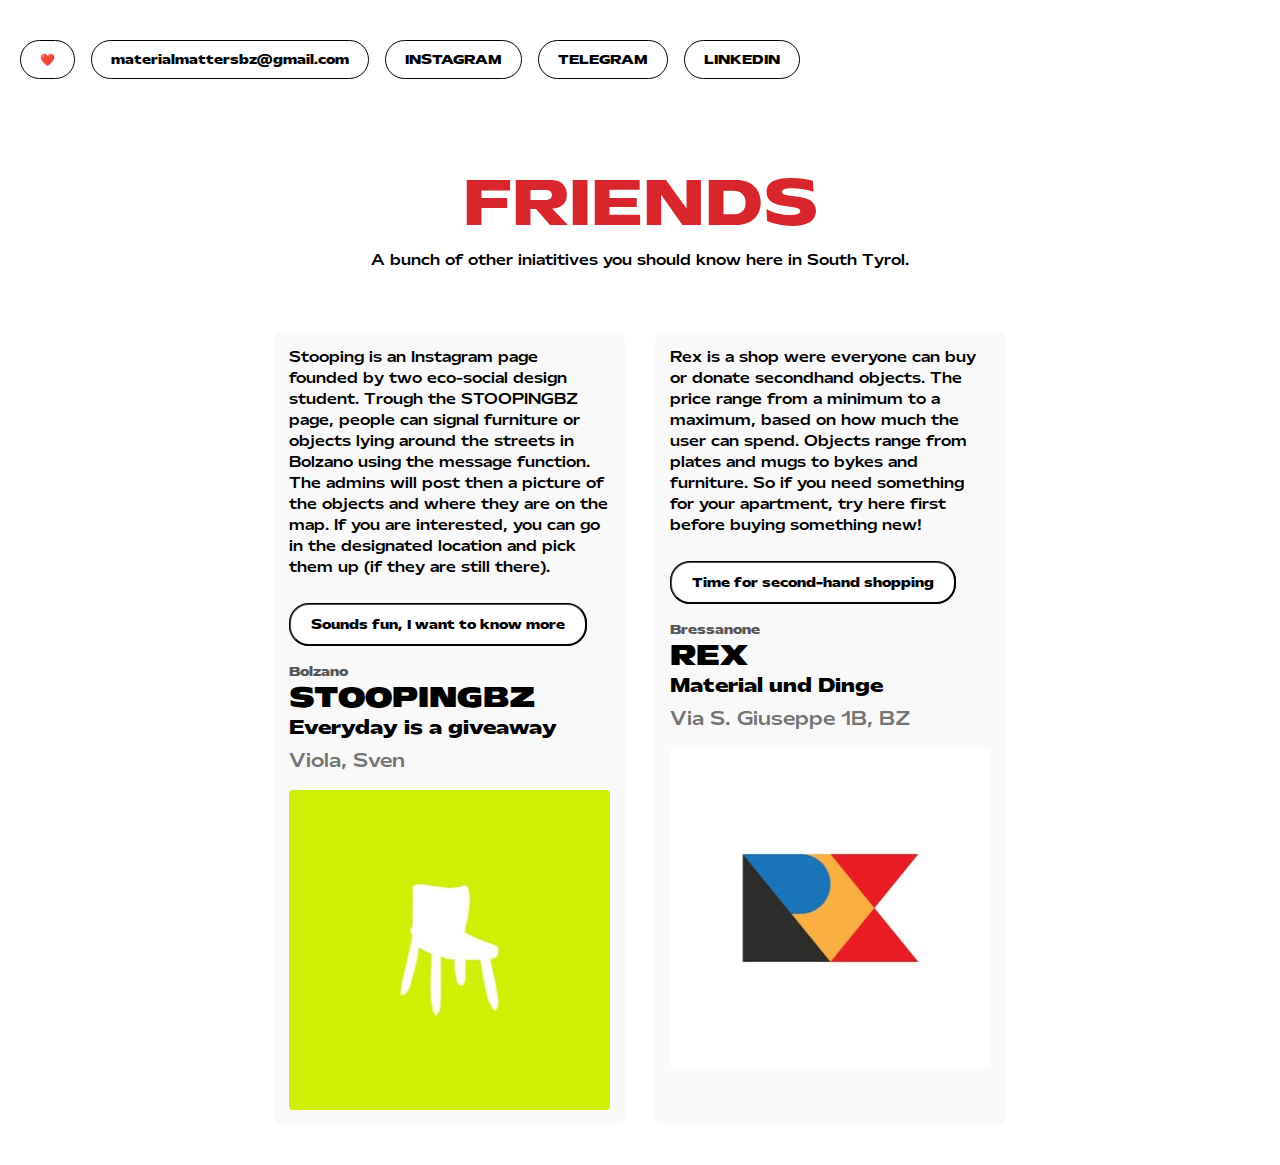
<file: friends.html>
<!DOCTYPE html>
<html lang="en">
<head>
    <meta charset="UTF-8">
    <meta name="viewport" content="width=device-width, initial-scale=1.0">
    <title>Friends Matters</title>
    <link rel="stylesheet" href="style.css">
    <link rel="icon" type="image/x-icon" href="images/favicon.jpg">

    </head>
<body>

    <div class="container">

        <header class="top-links">
            <a href="index.html"> <div class="link-button">❤️</div> </a>
            <div class="link-button">materialmattersbz@gmail.com</div>
            <a href="https://www.instagram.com/mama.unibz/" target="_blank"> <div class="link-button"> INSTAGRAM  </div> </a> 
            <a href="https://t.me/+mCTGSAnDCGkxMmU0" target="_blank"> <div class="link-button">  TELEGRAM</div> </a>
           <a href="https://www.linkedin.com/company/material-matters-bz/posts/?feedView=all/" target="_blank"> <div class="link-button">  LINKEDIN </div> </a>  
        </header>

        <main class="page-content resources-page">

            <section class="page-header">
                <h1 class="page-title-main resources-title">FRIENDS</h1>
                <p class="page-description resources-description">
                    A bunch of other iniatitives you should know here in South Tyrol.
                </p>
            </section>


            <div class="resource-content">

<!-- TEMPLATES -->
                <!-- <section class="resource-section">
                    <header class="section-header">
                        <h2 class="section-title">TEMPLATE</h2>
                        <p class="section-description">Templates for further inserts.</p>
                    </header>
                    <div class="card-grid three-columns">
                        <article class="resource-card">
                            <div class="card-info">
                                <span class="card-year">2022</span>
                                <h3 class="card-title">TITLE</h3>
                                <p class="card-subtitle">Subtitle</p>
                                <p class="card-author">Author</p>
                            </div>
                            <img class="card-image" src="https://placehold.co/240x300/EFEFEF/black?text=Book+1" alt="Placeholder image for resource titled TITLE">
                            <div class="card-details">
                                <p class="card-description">The book "It's Not Easy Being Green: Two Designers Exploring Sustainability Worldwide" is a publication by Paula Raché and art van Bezooijen...</p>
                                <p class="card-added-by">Suggested by:</p>
                            </div>
                        </article>
                        <article class="resource-card">
                            <div class="card-info">
                                <span class="card-year">2022</span>
                                <h3 class="card-title">TITLE</h3>
                                <p class="card-subtitle">Subtitle</p>
                                <p class="card-author">Author</p>
                            </div>
                            <img class="card-image" src="https://placehold.co/240x300/EFEFEF/black?text=Book+2" alt="Placeholder image for resource titled TITLE">
                            <div class="card-details">
                                <p class="card-description">The book "It's Not Easy Being Green: Two Designers Exploring Sustainability Worldwide" is a publication by Paula Raché and art van Bezooijen...</p>
                                <p class="card-added-by">Suggested by:</p>
                            </div>
                        </article>
                        <article class="resource-card">
                            <div class="card-info">
                                <span class="card-year">2022</span>
                                <h3 class="card-title">TITLE</h3>
                                <p class="card-subtitle">Subtitle</p>
                                <p class="card-author">Author</p>
                            </div>
                            <img class="card-image" src="https://placehold.co/240x300/EFEFEF/black?text=Book+3" alt="Placeholder image for resource titled TITLE">
                            <div class="card-details">
                                <p class="card-description">The book "It's Not Easy Being Green: Two Designers Exploring Sustainability Worldwide" is a publication by Paula Raché and art van Bezooijen...</p>
                                <p class="card-added-by">Suggested by:</p>
                            </div>
                        </article>
                    </div>
                    <div class="card-grid two-columns"> <article class="resource-card">
                             <div class="card-info">
                                <span class="card-year">2022</span>
                                <h3 class="card-title">TITLE - video</h3>
                                <p class="card-subtitle">Subtitle</p>
                                <p class="card-author">Author</p>
                            </div>
                            <img class="card-image" src="https://placehold.co/579x300/EFEFEF/black?text=Video+1" alt="Placeholder image for video resource">
                            <div class="card-details">
                                <p class="card-link">To the video</p> <p class="card-added-by">Suggested by:</p>
                            </div>
                        </article>
                        <article class="resource-card">
                            <div class="card-info">
                                <span class="card-year">2022</span>
                                <h3 class="card-title">TITLE</h3>
                                <p class="card-subtitle">Subtitle</p>
                                <p class="card-author">Author</p>
                            </div>
                            <img class="card-image" src="https://placehold.co/240x300/EFEFEF/black?text=Book+4" alt="Placeholder image for resource titled TITLE">
                            <div class="card-details">
                                <p class="card-description">The book "It's Not Easy Being Green: Two Designers Exploring Sustainability Worldwide" is a publication by Paula Raché and art van Bezooijen...</p>
                                <p class="card-added-by">Suggested by:</p>
                            </div>
                        </article>
                    </div>
                     <div class="card-grid two-columns"> <article class="resource-card">
                            <div class="card-info">
                                <span class="card-year">2022</span>
                                <h3 class="card-title">TITLE - project</h3>
                                <p class="card-author">Author</p>
                            </div>
                            <img class="card-image" src="https://placehold.co/419x300/EFEFEF/black?text=Project+1" alt="Placeholder image for project resource">
                            <div class="card-details">
                                <p class="card-link">Link to the project</p>
                                <p class="card-added-by">Suggested by:</p>
                            </div>
                        </article>
                         <article class="resource-card">
                             <div class="card-info">
                                <span class="card-year">2022</span>
                                <h3 class="card-title">TITLE - project</h3>
                                <p class="card-author">Author</p>
                            </div>
                           <img class="card-image" src="https://placehold.co/419x300/EFEFEF/black?text=Project+2" alt="Placeholder image for project resource">
                           <div class="card-details">
                                <p class="card-link">Link to the project</p>
                                <p class="card-added-by">Suggested by:</p>
                            </div>
                        </article>
                    </div>
                </section> -->
<!-- TEMPLATES -->

                    <div class="card-grid three-columns">
                        <article class="resource-card"> <!-- STOOPING -->
                            <div class="card-info">
                                <span class="card-year">Bolzano</span>
                                <h3 class="card-title">STOOPINGBZ </h3>
                                <p class="card-subtitle">Everyday is a giveaway</p>
                                <p class="card-author">Viola, Sven</p>
                            </div> 
                            <img class="card-image" src="images/friends/stoopingbz.png" alt="Placeholder image for resource titled TITLE">
                            <div class="card-details-friends">
                                <p class="card-description">Stooping is an Instagram page founded by two eco-social design student. Trough the STOOPINGBZ page, people can signal furniture or objects lying around the streets in Bolzano using the message function. The admins will post then a picture of the objects and where they are on the map. If you are interested, you can go in the designated location and pick them up (if they are still there).</p>
                                <br>
                                <a href="https://www.instagram.com/stoopingbz?igsh=MXdoaWloeWk0dXo1Mg==" target="_blank"> <button class="link-button">Sounds fun, I want to know more</button> </a>

                            </div>
                        </article>
                        <article class="resource-card"> <!-- REX -->
                            <div class="card-info">
                                <span class="card-year">Bressanone</span>
                                <h3 class="card-title">REX</h3>
                                <p class="card-subtitle">Material und Dinge</p>
                                <p class="card-author">Via S. Giuseppe 1B, BZ</p>

                            </div>
                            <img class="card-image" src="images/friends/rex.jpg" alt="Placeholder image for resource titled TITLE">
                            <div class="card-details-friends">
                                <p class="card-description">Rex is a shop were everyone can buy or donate secondhand objects. The price range from a minimum to a maximum, based on how much the user can spend. Objects range from plates and mugs to bykes and furniture. So if you need something for your apartment, try here first before buying something new!</p>
                                <br>
                                <a href="https://www.rex-bx.it/it/home-it/" target="_blank"> <button class="link-button">Time for second-hand shopping</button> </a>

                            </div>
                        </article>

                        <!-- <article class="resource-card"> officine vandale
                            <div class="card-info">
                                <span class="card-year">Bolzano</span>
                                <h3 class="card-title">REX</h3>
                                <p class="card-subtitle">Material und Dinge</p>
                            </div>
                            <img class="card-image" src="images/friends/rex.jpg" alt="Placeholder image for resource titled TITLE">
                            <div class="card-details">
                                <p class="card-description">Officine Vandale is a student collective...</p>
                                <a href="#basics"> <button class="link-button">I feel graffiti</button> </a>

                            </div>
                        </article>
             -->
                    </div>
                    

                </section>
</file>
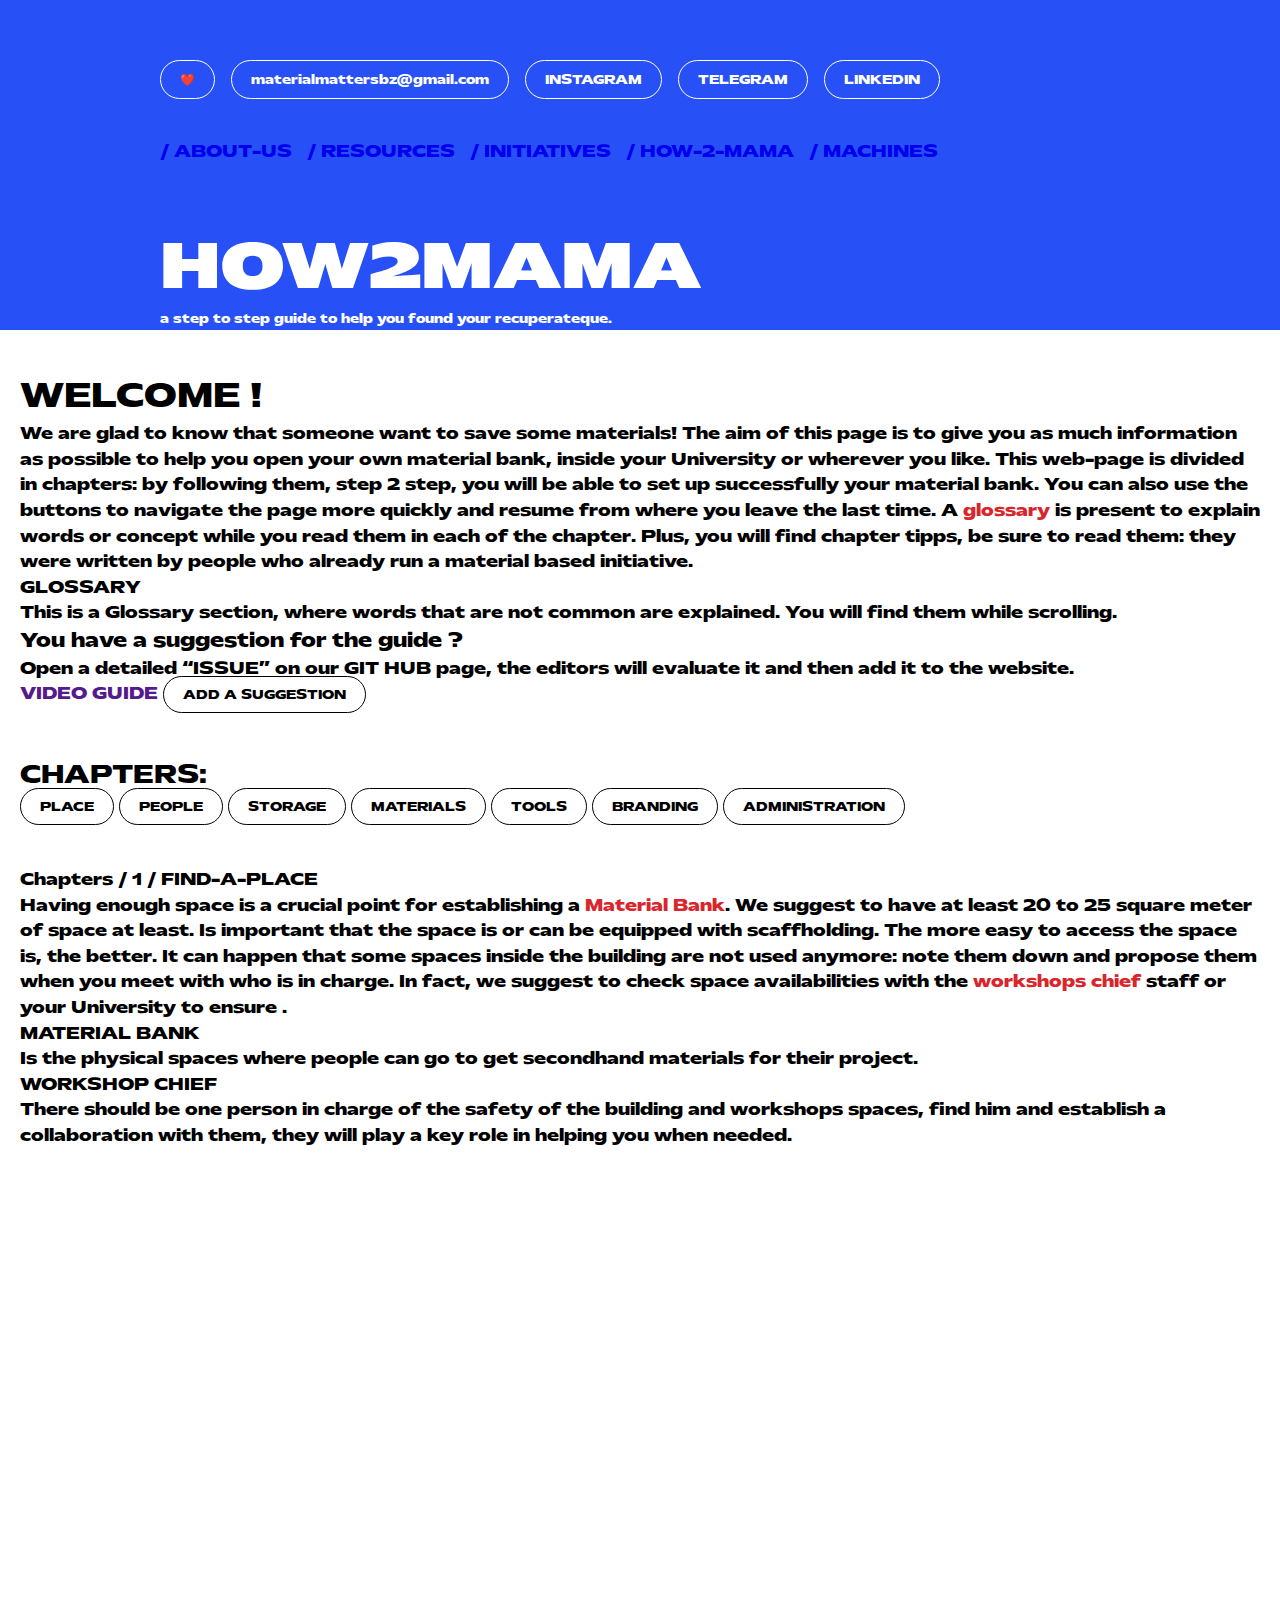
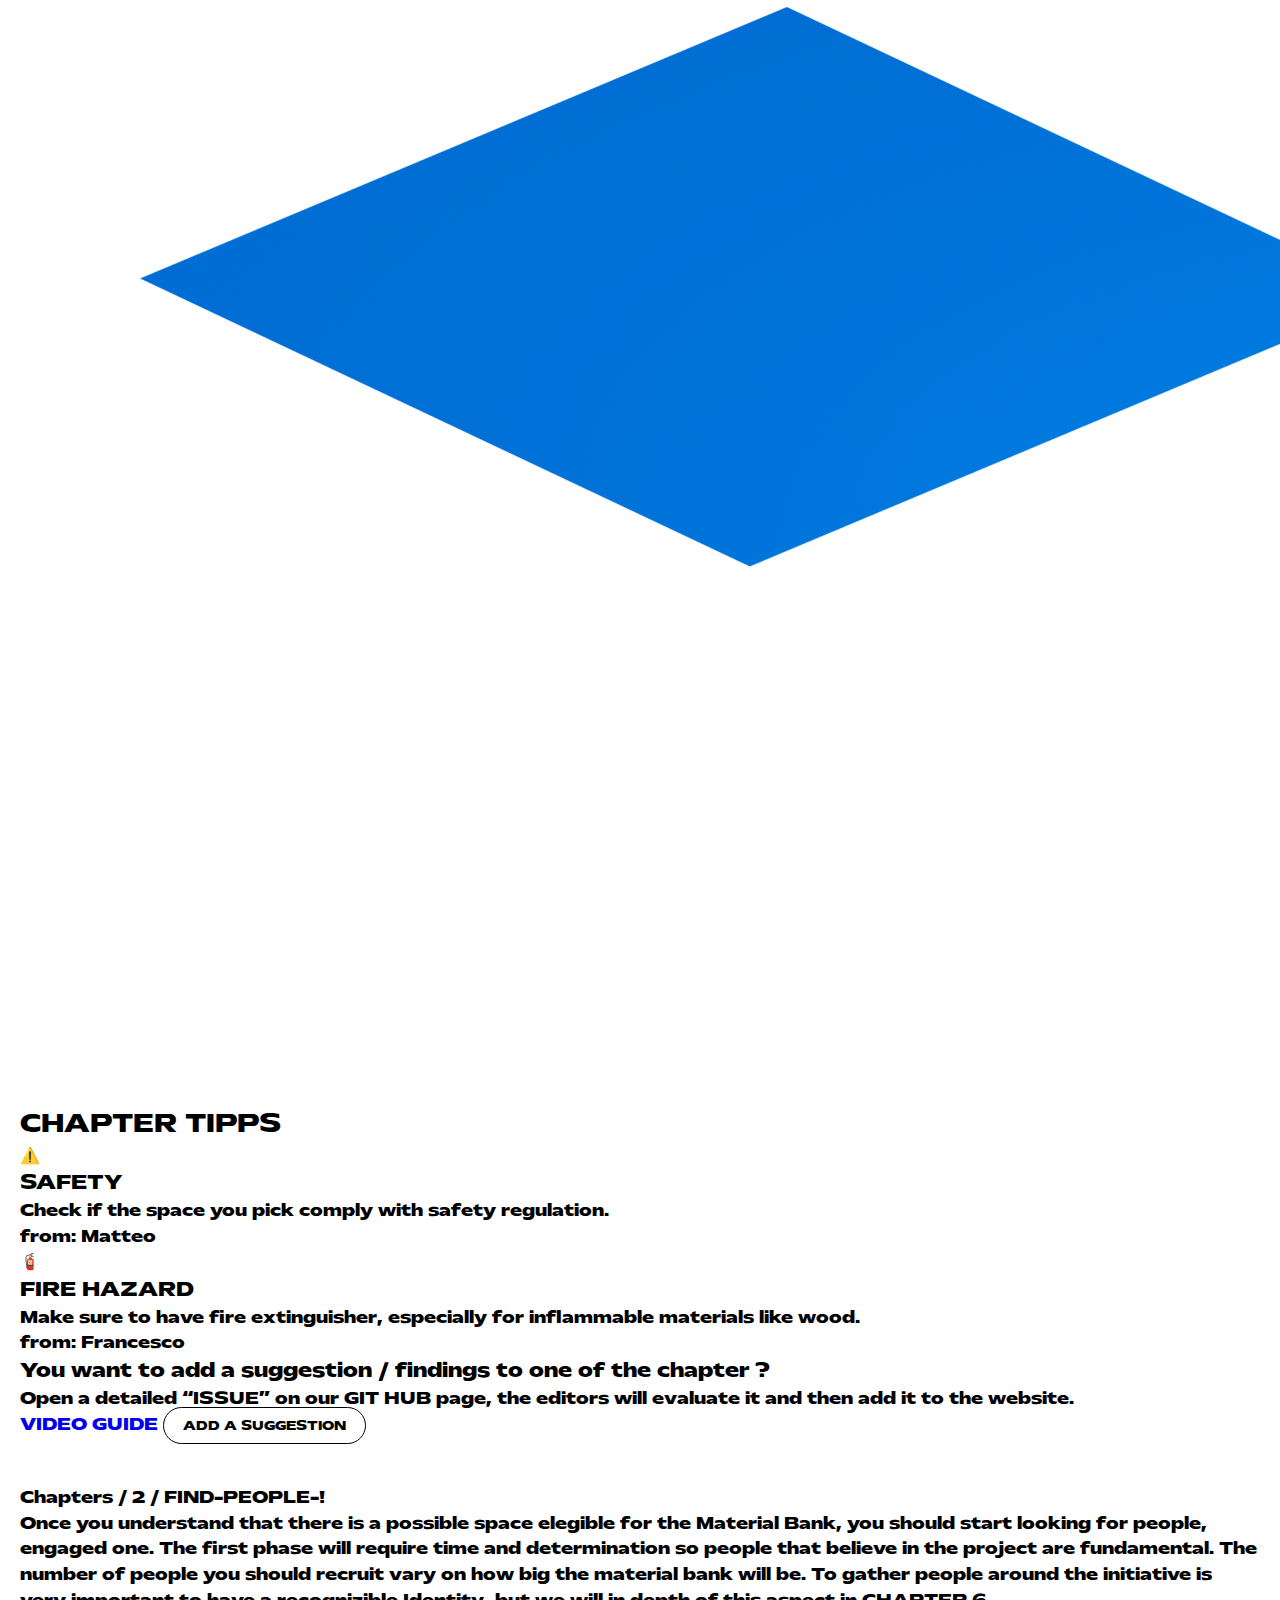
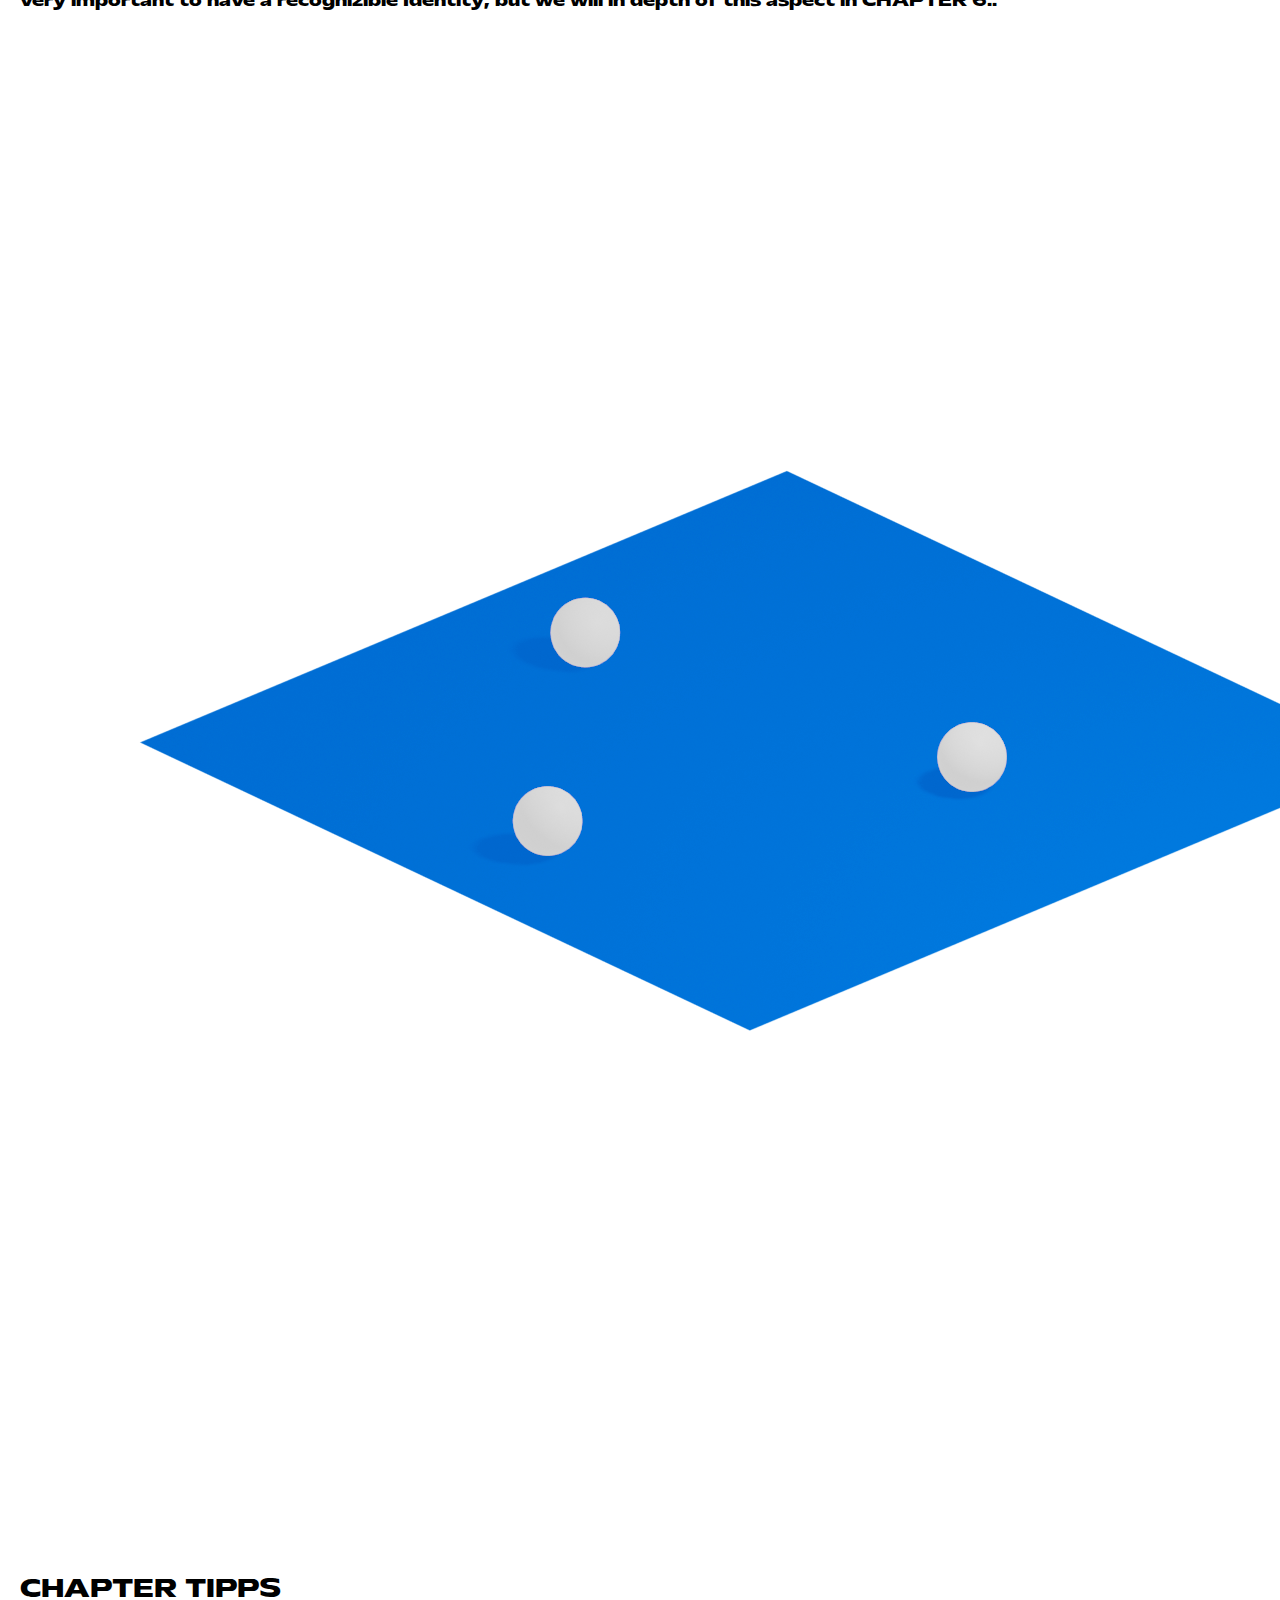
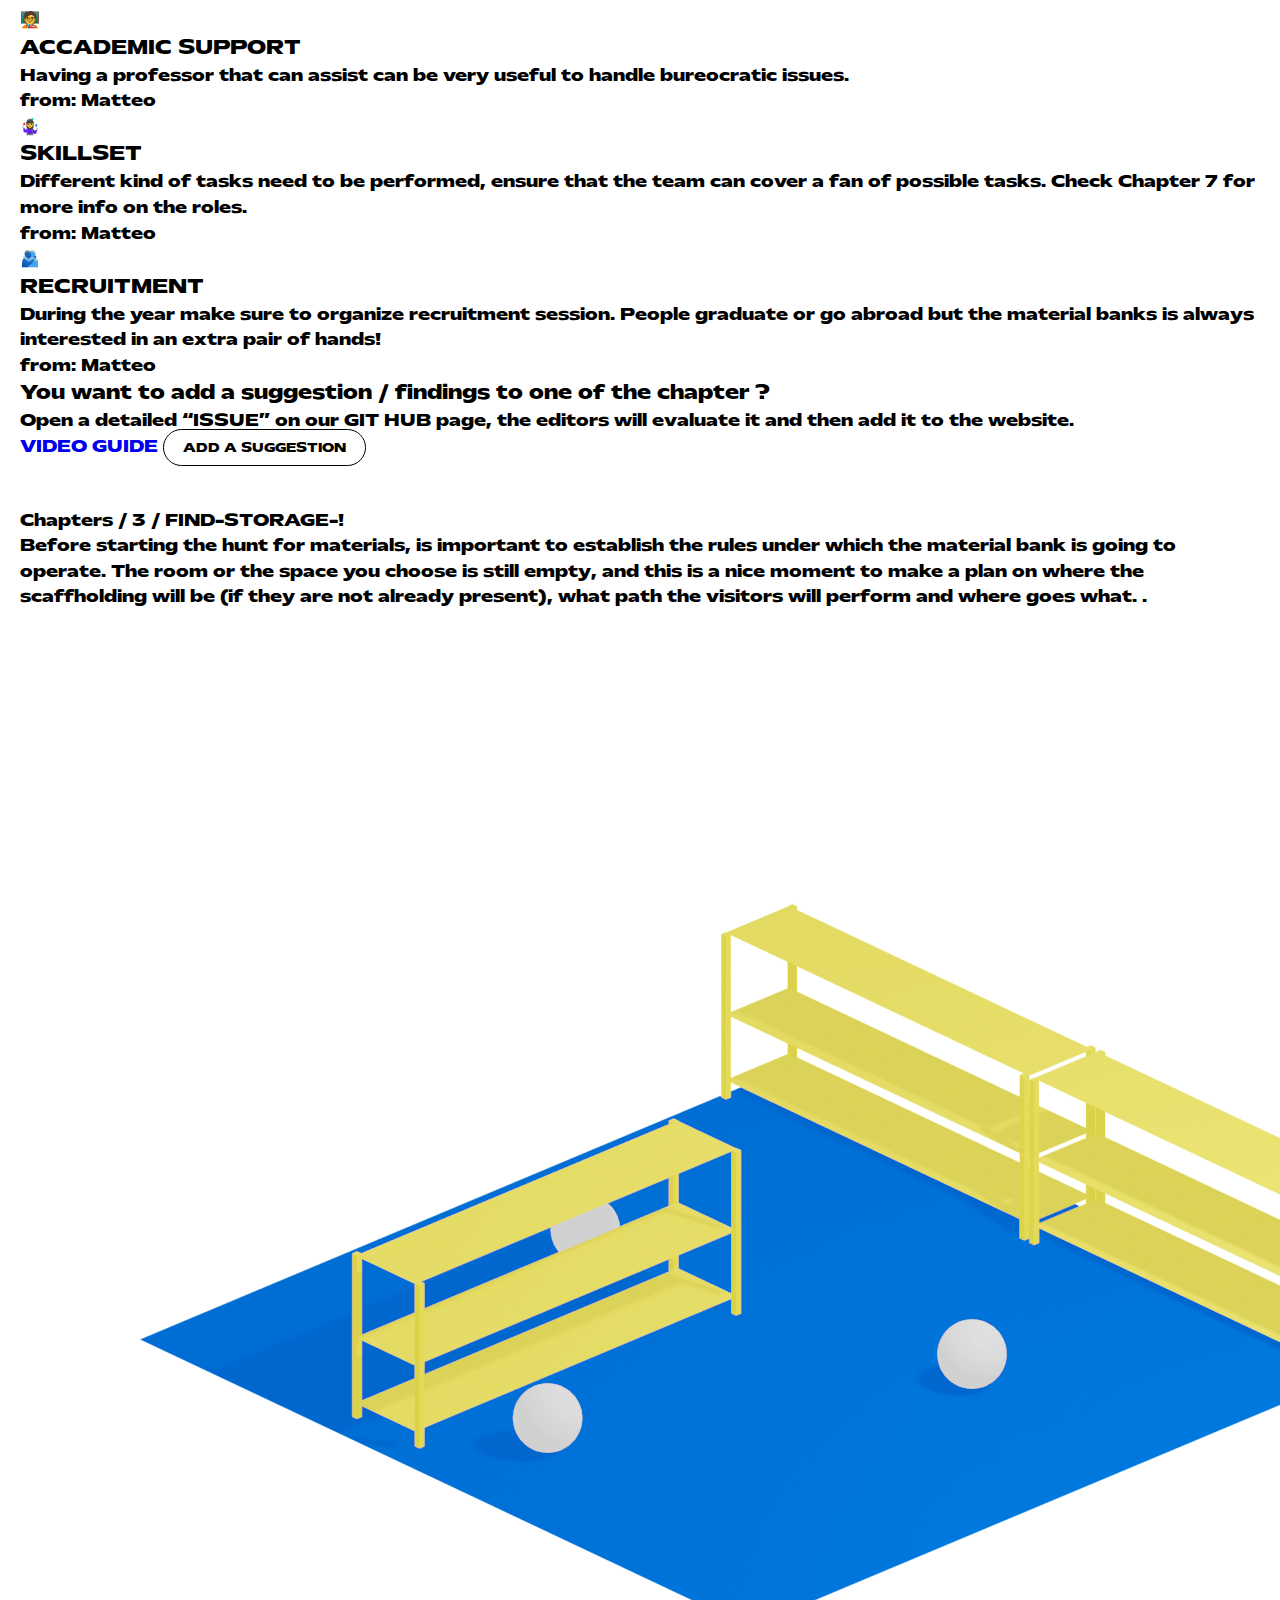
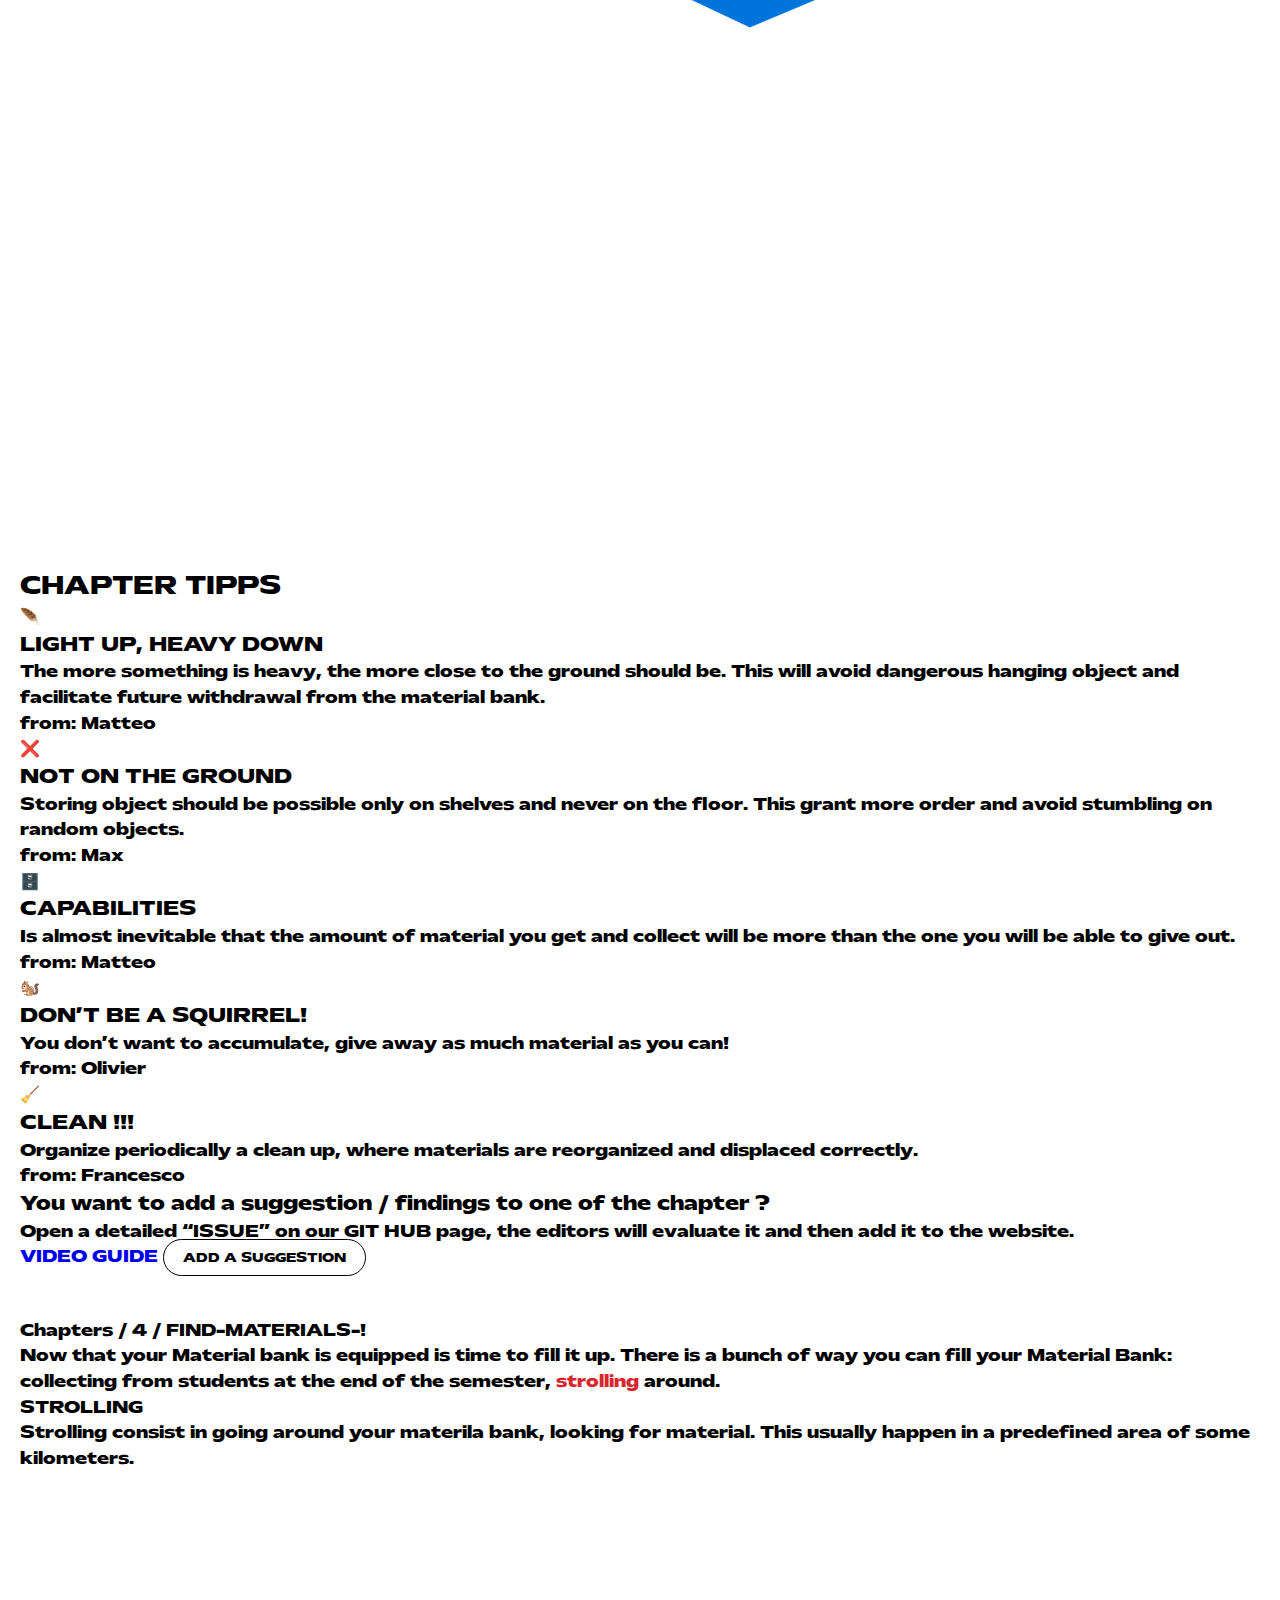
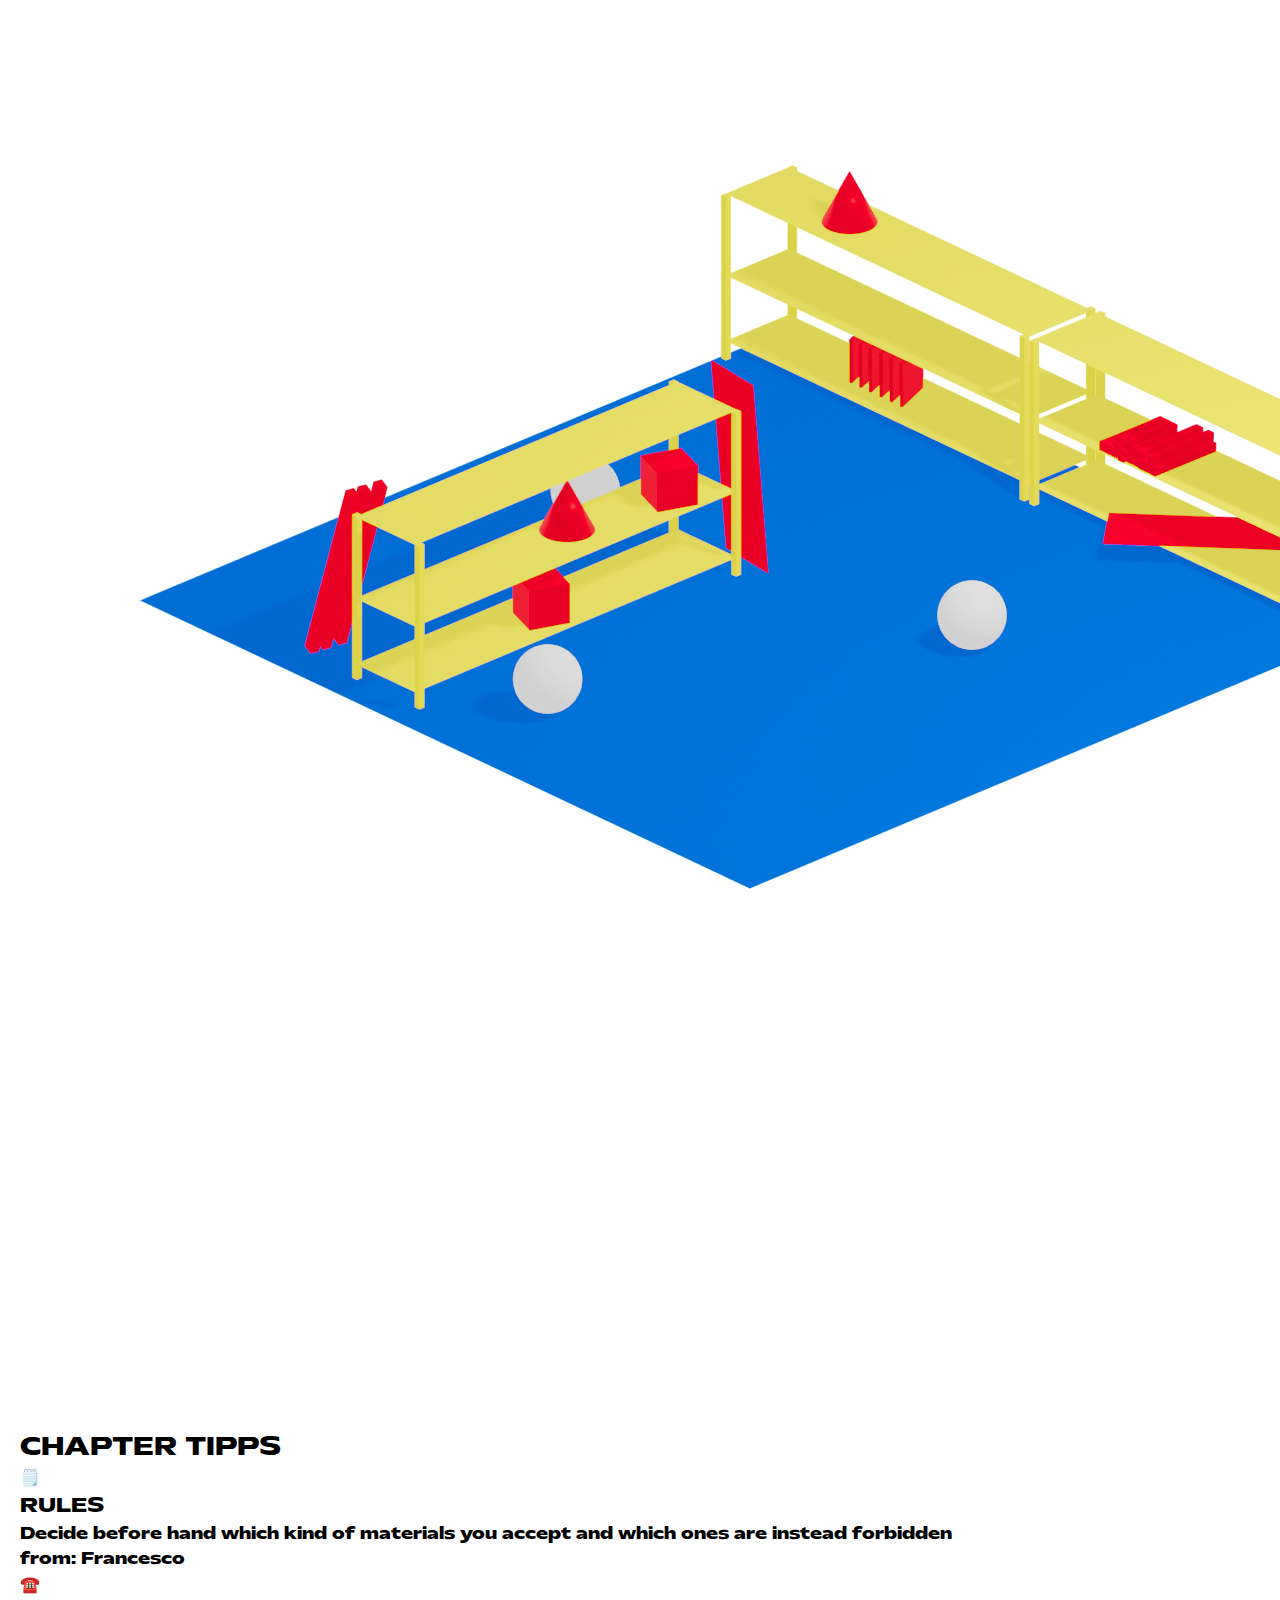
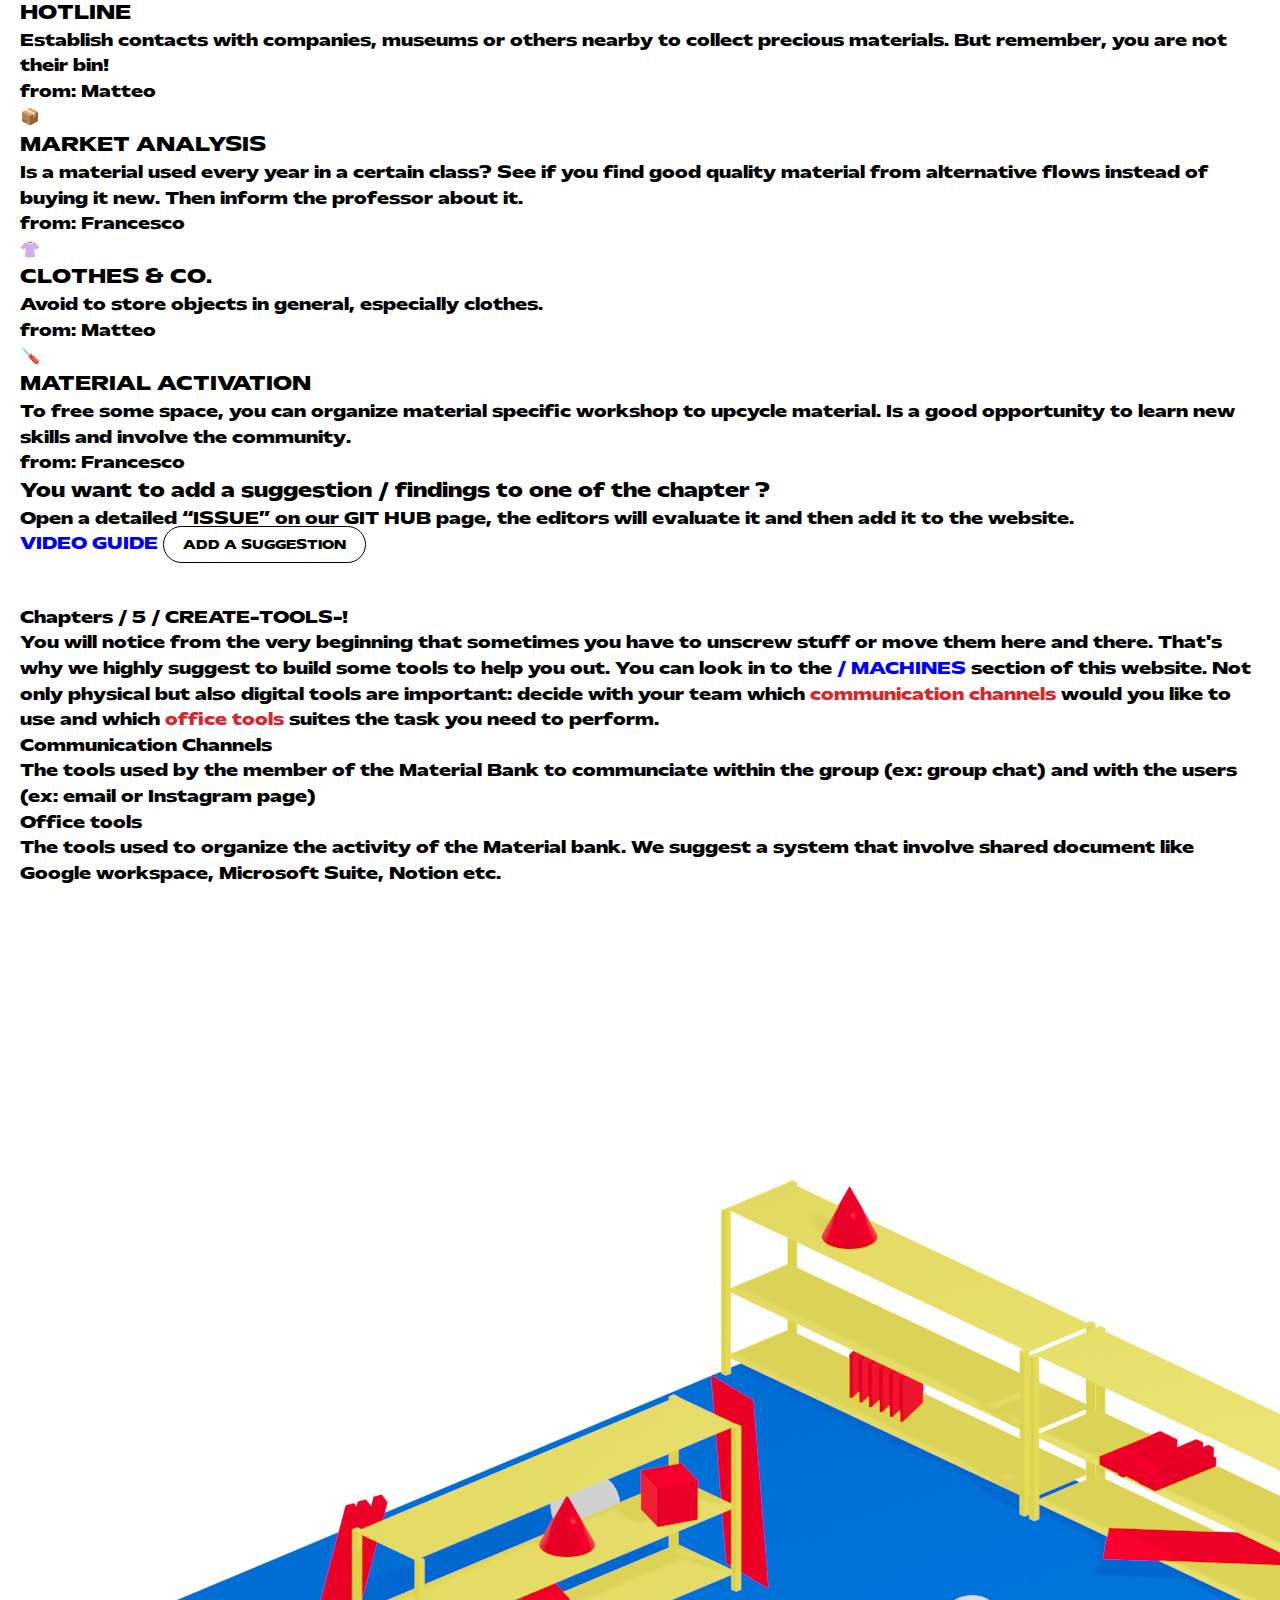
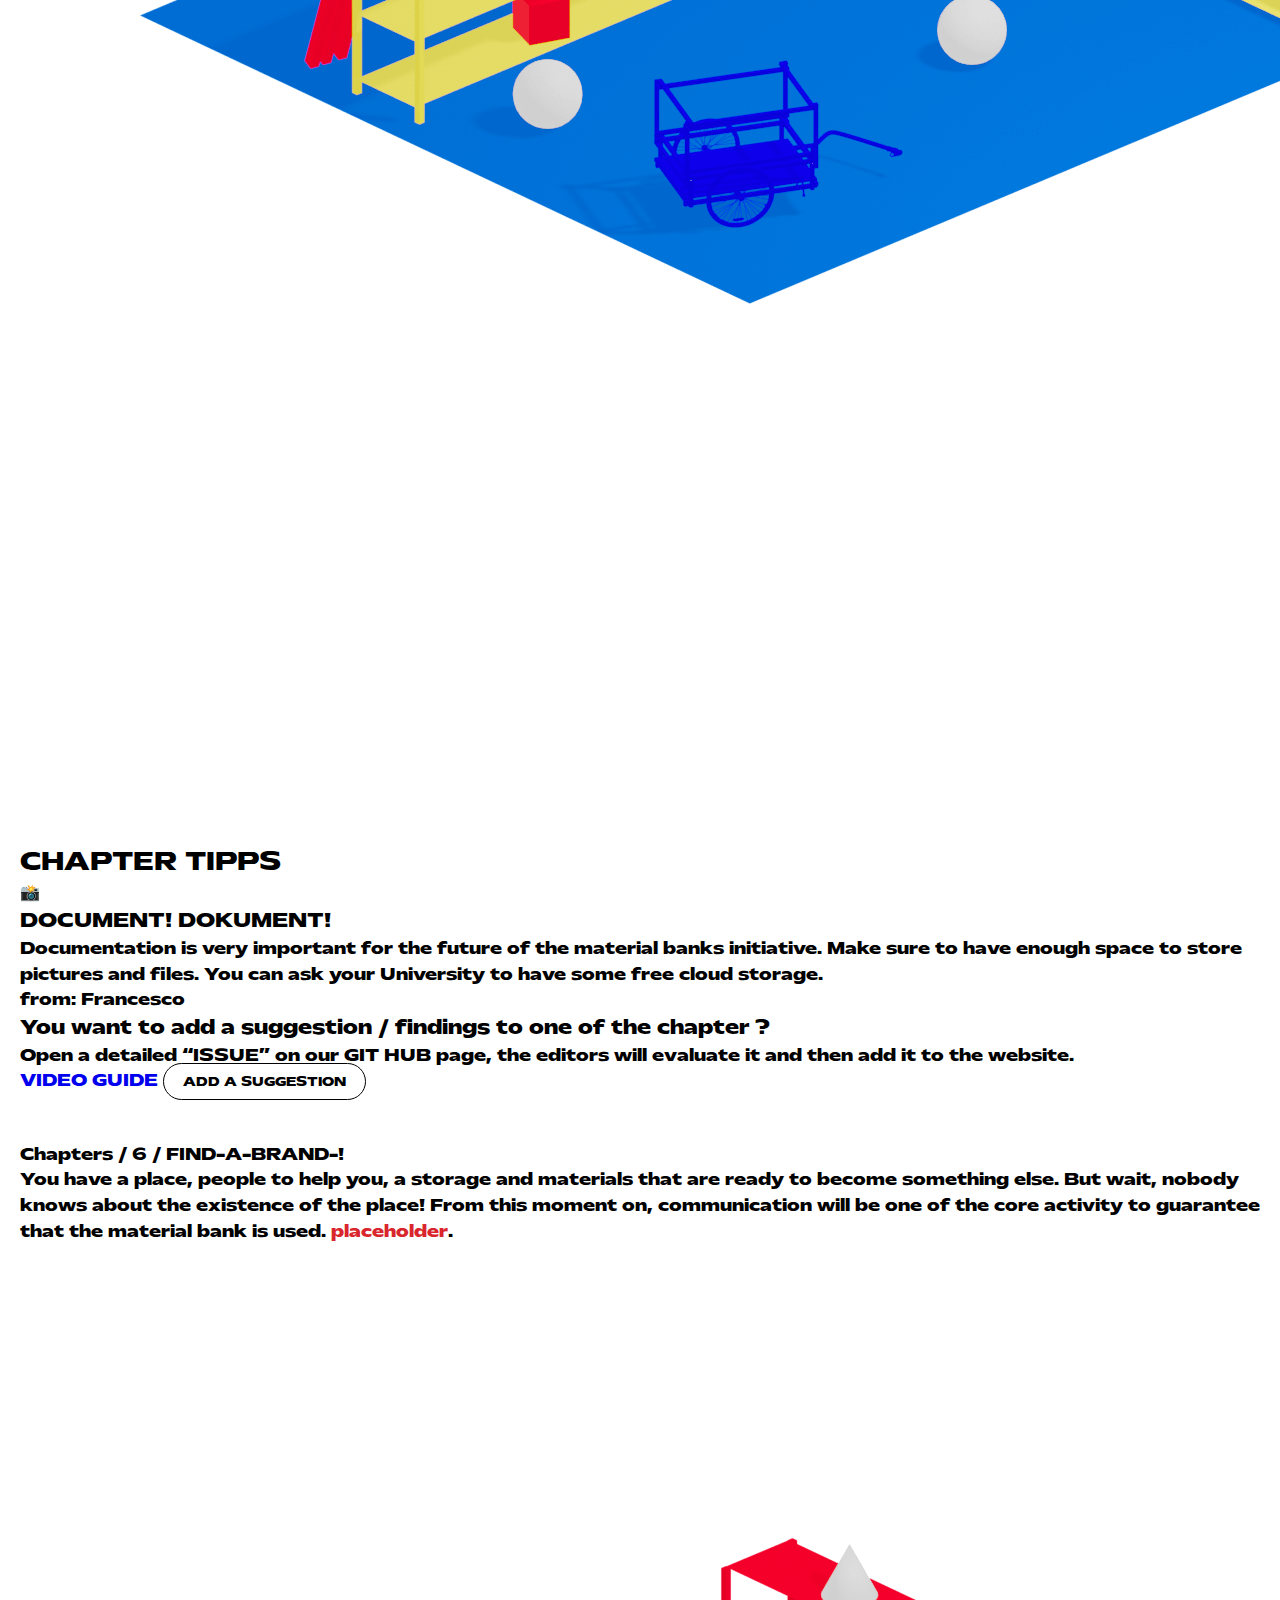
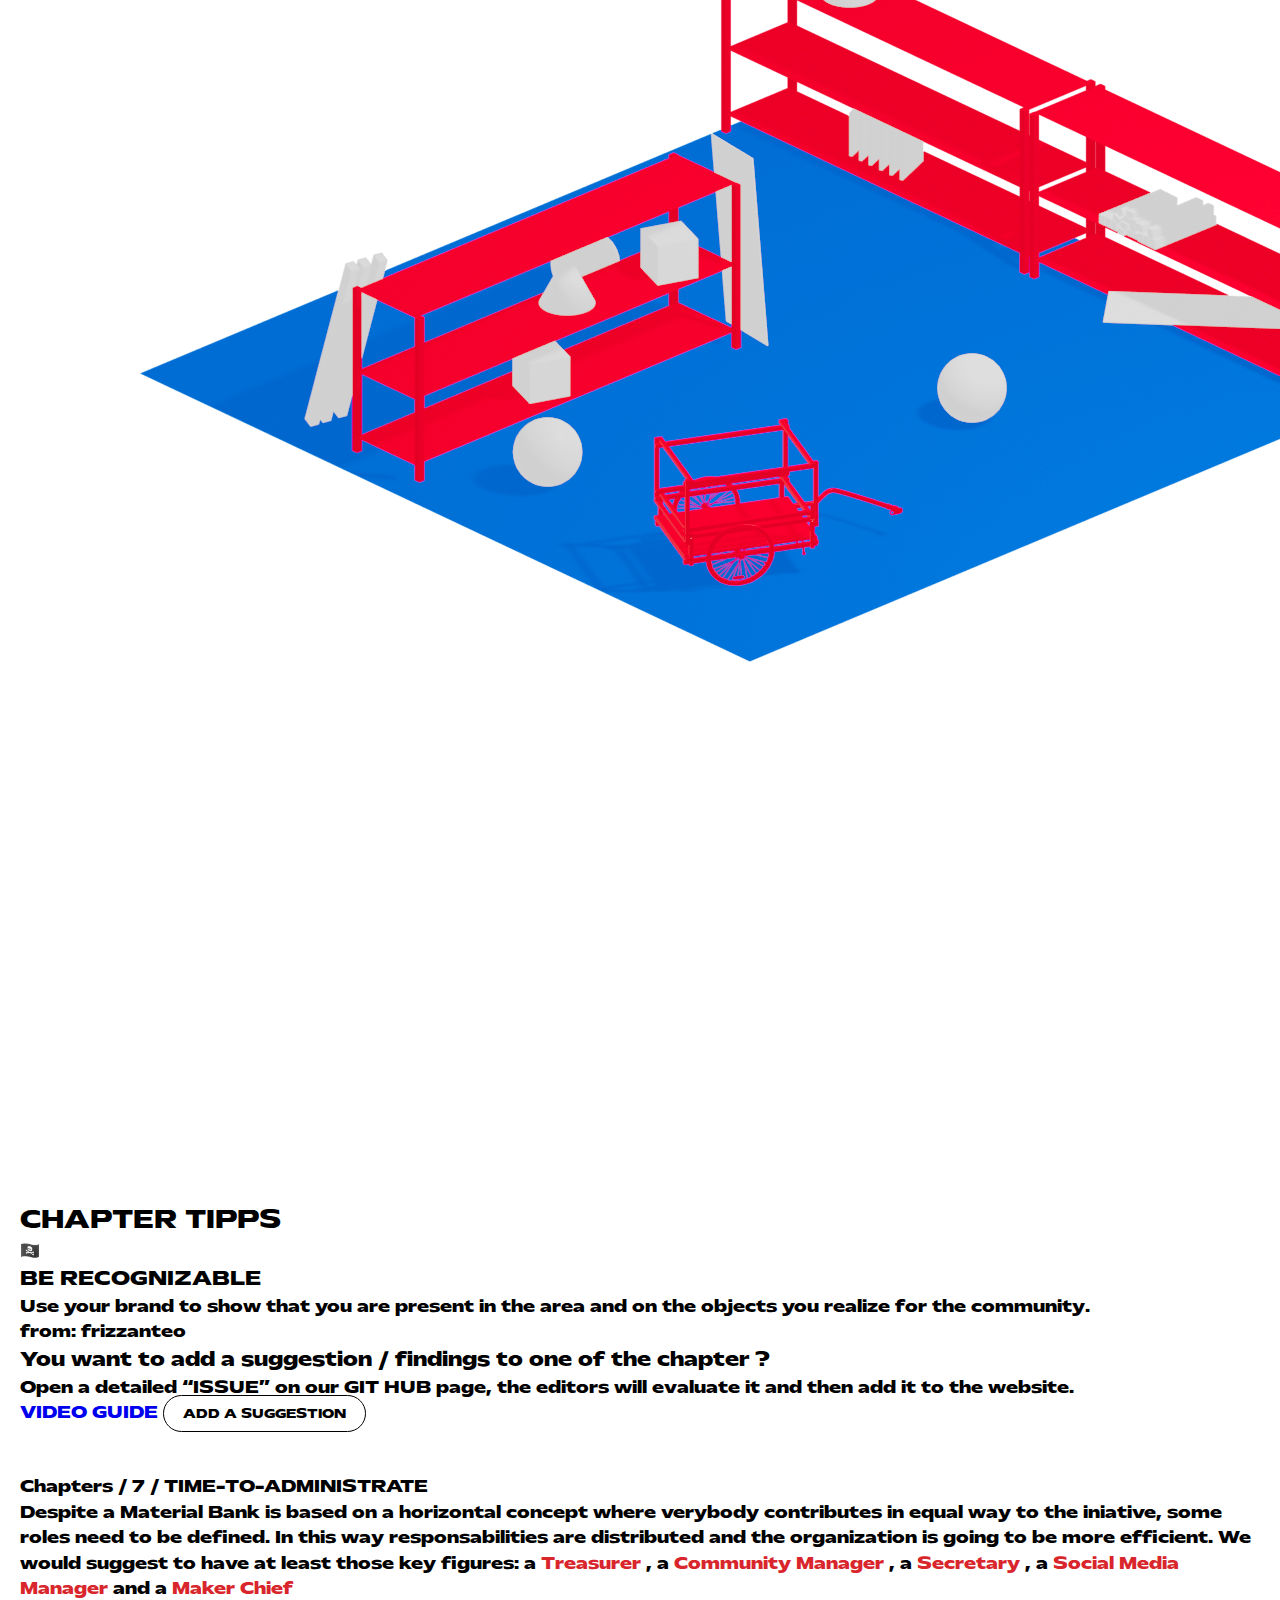
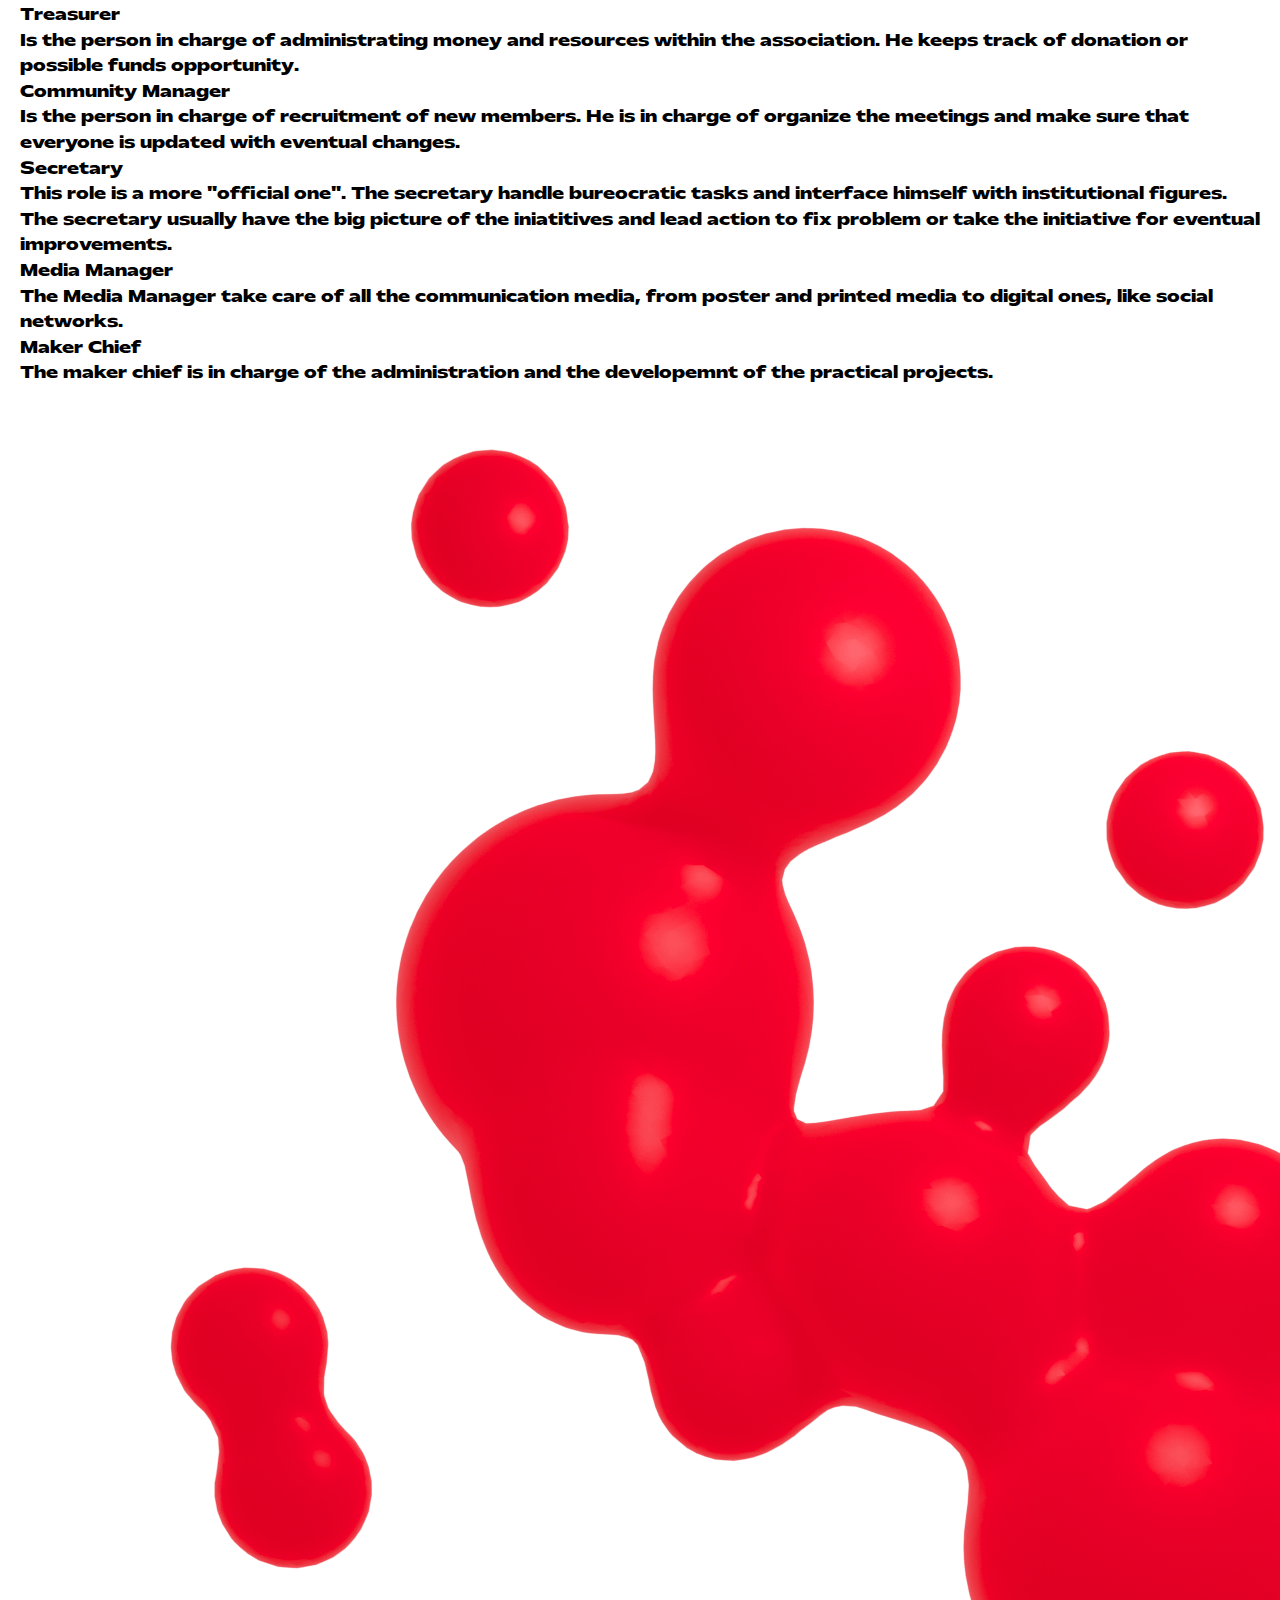
<file: how2mama.html>
<!DOCTYPE html>
<html lang="it"> <head>
    <meta charset="UTF-8">
    <meta name="viewport" content="width=device-width, initial-scale=1.0">
    <title>Guide Matters</title>
    <link rel="stylesheet" href="style.css">
    <link rel="icon" type="image/x-icon" href="images/favicon.jpg">
    </head>
<body>

    <div class="page-wrapper"> 
        <header class="page-hero machines-hero"> 
            <div class="container2 hero-content-area"> 
                <nav class="top-links">
                    <a href="index.html"> <div class="link-button">❤️</div> </a>
            <div class="link-button">materialmattersbz@gmail.com</div>
            <a href="https://www.instagram.com/mama.unibz/" target="_blank"> <div class="link-button"> INSTAGRAM  </div> </a> 
            <a href="https://t.me/+mCTGSAnDCGkxMmU0" target="_blank"> <div class="link-button">  TELEGRAM</div> </a>
           <a href="https://www.linkedin.com/company/material-matters-bz/posts/?feedView=all/" target="_blank"> <div class="link-button">  LINKEDIN </div> </a>  
                </nav>
                                  <nav class="page-navigation" aria-label="Page Sections"> <!-- navbar -->
       <div class="nav-line">
        
                <a href="us.html"> <span class="nav-text3">/ ABOUT-US</span> </a>
                <a href="resources.html"> <span class="nav-text3">/ RESOURCES</span>   </a>
                <a href="iniatives.html"> <span class="nav-text3">/ INITIATIVES</span> </a>
                <a href="how2mama.html">  <span class="nav-text3">/ HOW-2-MAMA</span>    </a> 
                <a href="machines.html"> <span class="nav-text3">/ MACHINES</span>     </a> 

            </div>
        </nav>    <!-- navbar -->
 

                <div class="hero-text">
                    <br>

                    <h1 class="hero-title"> HOW2MAMA</h1>   
                    <p class="hero-description">a step to step guide to help you found your recuperateque.</p>
                    <p class="hero-description">Version alpha 0.0.2</p>    

                </div>
            </div>
        </header>
    </div>

    <div class="container guide-page">

        <header class="page-intro-section">

            <h1 class="guide-main-title">WELCOME !</h1>
            <div class="intro-grid">
                <div class="intro-text-column">
                    <p>We are glad to know that someone want to save some materials! The aim of this page is to give you as much information as possible to help you open your own material bank, inside your University or wherever you like. This web-page is divided in chapters: by following them, step 2 step, you will be able to set up successfully your material bank. You can also use the buttons to navigate the page more quickly and resume from where you leave the last time. A <strong style="color: #D9262C;">glossary</strong> is present to explain words or concept while you read them in each of the chapter. Plus, you will find chapter tipps, be sure to read them: they were written by people who already run a material based initiative.</p>
                </div>
                <aside class="intro-widgets-column">
                    <div class="widget-box glossary-box">
                        <span class="glossary-label">GLOSSARY</span>
                        <p>This is a Glossary section, where words that are not common are explained. You will find them while scrolling.</p>
                    </div>
                    <div class="widget-box suggestion-box">
                        <div class="suggestion-content">
                             <h3 class="suggestion-box-title">You have a suggestion for the guide ?</h3>
                             <p class="suggestion-box-text">Open a detailed “ISSUE” on our GIT HUB page, the editors will evaluate it and then add it to the website.</p>
                        </div>
                        <div class="suggestion-box-actions">
                            <a href="" target="_blank" class="video-guide-link">VIDEO GUIDE</a> 
                            <a href="https://github.com/Material-Matters/mama/issues" target="_blank" class="link-button-blueprints">ADD A SUGGESTION</a> 
                         </div>
                    </div>
                </aside>
            </div>
        </header>

        <nav class="chapter-nav-section" aria-label="Guide Chapters">
            <h2 class="chapters-nav-title">CHAPTERS:</h2>
            <div class="chapter-nav-list">
                <a href="#chapter-place" class="link-button-blueprints">PLACE</a>
                <a href="#chapter-people" class="link-button-blueprints">PEOPLE</a>
                <a href="#chapter-storage" class="link-button-blueprints">STORAGE</a>
                <a href="#chapter-materials" class="link-button-blueprints">MATERIALS</a>
                <a href="#chapter-tools" class="link-button-blueprints">TOOLS</a>
                <a href="#chapter-branding" class="link-button-blueprints">BRANDING</a>
                <a href="#chapter-administration" class="link-button-blueprints">ADMINISTRATION</a>


                </div>
        </nav>

        <main class="guide-main-content"> <!--FIND-A-PLACE-->

            <section id="chapter-place" class="guide-chapter">
                <header class="chapter-header">
                     <p class="chapter-breadcrumb">Chapters / 1 / FIND-A-PLACE</p>
                </header>
                <div class="chapter-content-grid">
                    <div class="chapter-text-column">
                        <div class="chapter-info-box">
                            <p>Having enough space is a crucial point for establishing a <strong style="color: #D9262C;">Material Bank</strong>. We suggest to have at least 20 to 25 square meter of space at least. Is important that the space is or can be equipped with scaffholding. The more easy to access the space is, the better. It can happen that some spaces inside the building are not used anymore: note them down and propose them when you meet with who is in charge. In fact, we suggest to check space availabilities with the <strong style="color: #D9262C;"> workshops chief </strong>  staff or your University to ensure . </p>
                        </div>
                        <div class="widget-box glossary-box">
                            <span class="glossary-label">MATERIAL BANK</span>
                            <p>Is the physical spaces where people can go to get secondhand materials for their project.</p>
                        </div>
                         <div class="widget-box glossary-box">
                            <span class="glossary-label">WORKSHOP CHIEF</span>
                            <p>There should be one person in charge of the safety of the building and workshops spaces, find him and establish a collaboration with them, they will play a key role in helping you when needed.</p>
                        </div>
                    </div>
                    <div class="chapter-image-column">
                        <img src="images/how2mama/scene1.png" alt="Illustrative image for Find A Place chapter">
                    </div>
                </div>
            </section>

            </main>
        <aside class="tips-section"> 
             <h2 class="tips-section-title">CHAPTER TIPPS</h2>
             <div class="tips-grid">
                 <article class="tip-card">
                     <div class="tip-icon">⚠️</div>
                     <div class="tip-content">
                         <h3 class="tip-title">SAFETY</h3>
                         <p class="tip-text">Check if the space you pick comply with safety regulation.</p>
                         <p class="tip-author">from: Matteo</p>
                     </div>
                 </article>

                 <article class="tip-card">
                      <div class="tip-icon">🧯</div>
                      <div class="tip-content">
                          <h3 class="tip-title">FIRE HAZARD</h3>
                          <p class="tip-text">Make sure to have fire extinguisher, especially for inflammable materials like wood.</p>
                          <p class="tip-author">from: Francesco</p> </div>
                  </article>






             <div class="widget-box suggestion-box tips-suggestion-box">
                 <div class="suggestion-content">
                    <h3 class="suggestion-box-title">You want to add a suggestion / findings to one of the chapter ?</h3>
                    <p class="suggestion-box-text">Open a detailed “ISSUE” on our GIT HUB page, the editors will evaluate it and then add it to the website.</p>
                 </div>
                 <div class="suggestion-box-actions">
                    <a href="#" class="video-guide-link">VIDEO GUIDE</a>

                    <a href="https://github.com/Material-Matters/mama/issues" target="_blank" class="link-button-blueprints">ADD A SUGGESTION</a>                    
                 </div>
                 
            
        </aside>

        <section id="chapter-people" class="guide-chapter"> <!--FIND-PEOPLE-->
            <header class="chapter-header">
                 <p class="chapter-breadcrumb">Chapters / 2 / FIND-PEOPLE-!</p>
            </header>
            <div class="chapter-content-grid">
                <div class="chapter-text-column">
                    <div class="chapter-info-box">
                        <p>Once you understand that there is a possible space elegible for the Material Bank, you should start looking for people, engaged one. The first phase will require time and determination so people that believe in the project are fundamental. The number of people you should recruit vary on how big the material bank will be. To gather people around the initiative is very important to have a recognizible Identity, but we will in depth of this aspect in CHAPTER 6.<strong style="color: #D9262C;"></strong>.  </p>
                    </div>
                    <!-- <div class="widget-box glossary-box">
                        <span class="glossary-label">X</span>
                        <p>X</p>
                    </div>
                     <div class="widget-box glossary-box">
                        <span class="glossary-label">X</span>
                        <p>X</p>
                    </div> -->
                </div>
                <div class="chapter-image-column">
                    <img src="images/how2mama/scene2.png" alt="Illustrative image for Find A Place chapter">
                </div>
            </div>
        </section>
        <aside class="tips-section"> 
            <h2 class="tips-section-title">CHAPTER TIPPS</h2>
            <div class="tips-grid">

               <article class="tip-card">
                   <div class="tip-icon">🧑‍🏫</div>
                   <div class="tip-content">
                       <h3 class="tip-title">ACCADEMIC SUPPORT</h3>
                       <p class="tip-text">Having a professor that can assist can be very useful to handle bureocratic issues.</p>
                       <p class="tip-author">from: Matteo</p>
                   </div>
               </article>

               <article class="tip-card">
                <div class="tip-icon">🤹‍♀️</div>
                <div class="tip-content">
                    <h3 class="tip-title">SKILLSET</h3>
                    <p class="tip-text">Different kind of tasks need to be performed, ensure that the team can cover a fan of possible tasks. Check Chapter 7 for more info on the roles.</p>
                    <p class="tip-author">from: Matteo</p>
                </div>
            </article>

            <article class="tip-card">
                <div class="tip-icon">🫂</div>
                <div class="tip-content">
                    <h3 class="tip-title">RECRUITMENT</h3>
                    <p class="tip-text">During the year make sure to organize recruitment session. People graduate or go abroad but the material banks is always interested in an extra pair of hands!</p>
                    <p class="tip-author">from: Matteo</p>
                </div>
            </article>


            <div class="widget-box suggestion-box tips-suggestion-box">
                <div class="suggestion-content">
                   <h3 class="suggestion-box-title">You want to add a suggestion / findings to one of the chapter ?</h3>
                   <p class="suggestion-box-text">Open a detailed “ISSUE” on our GIT HUB page, the editors will evaluate it and then add it to the website.</p>
                </div>
                <div class="suggestion-box-actions">
                    <a href="#" class="video-guide-link">VIDEO GUIDE</a>

                    <a href="https://github.com/Material-Matters/mama/issues" target="_blank" class="link-button-blueprints">ADD A SUGGESTION</a> 
                </div>
                
           
       </aside>

       <section id="chapter-storage" class="guide-chapter"> <!--STORAGE-->
        <header class="chapter-header">
             <p class="chapter-breadcrumb">Chapters / 3 / FIND-STORAGE-!</p>
        </header>
        <div class="chapter-content-grid">
            <div class="chapter-text-column">
                <div class="chapter-info-box">
                    <p> Before starting the hunt for materials, is important to establish the rules under which the material bank is going to operate. The room or the space you choose is still empty, and this is a nice moment to make a plan on where the scaffholding will be (if they are not already present), what path the visitors will perform and where goes what. <strong style="color: #D9262C;"></strong>.  </p>
                </div>
                <!-- <div class="widget-box glossary-box">
                    <span class="glossary-label">X</span>
                    <p>X</p>
                </div>
                 <div class="widget-box glossary-box">
                    <span class="glossary-label">X</span>
                    <p>X</p>
                </div> -->
            </div>
            <div class="chapter-image-column">
                <img src="images/how2mama/scene3.png" alt="Illustrative image for Find A Place chapter">
            </div>
        </div>
    </section>
    <aside class="tips-section"> 
        <h2 class="tips-section-title">CHAPTER TIPPS</h2>
        <div class="tips-grid">

           <article class="tip-card">
               <div class="tip-icon">🪶</div>
               <div class="tip-content">
                   <h3 class="tip-title">LIGHT UP, HEAVY DOWN</h3>
                   <p class="tip-text">The more something is heavy, the more close to the ground should be. This will avoid dangerous hanging object and facilitate future withdrawal from the material bank.</p>
                   <p class="tip-author">from: Matteo</p>
               </div>
           </article>

           <article class="tip-card">
            <div class="tip-icon">❌</div>
            <div class="tip-content">
                <h3 class="tip-title">NOT ON THE GROUND</h3>
                <p class="tip-text">Storing object should be possible only on shelves and never on the floor. This grant more order and avoid stumbling on random objects. </p>
                <p class="tip-author">from: Max</p>
            </div>
        </article>

        <article class="tip-card">
            <div class="tip-icon">🗄️</div>
            <div class="tip-content">
                <h3 class="tip-title">CAPABILITIES</h3>
                <p class="tip-text">Is almost inevitable that the amount of material you get and collect will be more than the one you will be able to give out.</p>
                <p class="tip-author">from: Matteo</p>
            </div>
        </article>

        <article class="tip-card">
            <div class="tip-icon">🐿️</div>
            <div class="tip-content">
                <h3 class="tip-title">DON’T BE A SQUIRREL!</h3>
                <p class="tip-text">You don’t want to accumulate, give away as much material as you can!</p>
                <p class="tip-author">from: Olivier</p>
            </div>
        </article>

        <article class="tip-card">
            <div class="tip-icon">🧹</div>
            <div class="tip-content">
                <h3 class="tip-title">CLEAN !!!</h3>
                <p class="tip-text">Organize periodically a clean up, where materials are reorganized and displaced correctly. </p>
                <p class="tip-author">from: Francesco</p>
            </div>
        </article>


        <div class="widget-box suggestion-box tips-suggestion-box">
            <div class="suggestion-content">
               <h3 class="suggestion-box-title">You want to add a suggestion / findings to one of the chapter ?</h3>
               <p class="suggestion-box-text">Open a detailed “ISSUE” on our GIT HUB page, the editors will evaluate it and then add it to the website.</p>
            </div>
            <div class="suggestion-box-actions">
                <a href="#" class="video-guide-link">VIDEO GUIDE</a>
                <a href="https://github.com/Material-Matters/mama/issues" target="_blank" class="link-button-blueprints">ADD A SUGGESTION</a>             
            </div>
            
       
   </aside>

   <section id="chapter-materials" class="guide-chapter"> <!--MATERIALS-->
    <header class="chapter-header">
         <p class="chapter-breadcrumb">Chapters / 4 / FIND-MATERIALS-!</p>
    </header>
    <div class="chapter-content-grid">
        <div class="chapter-text-column">
            <div class="chapter-info-box">
                <p> Now that your Material bank is equipped is time to fill it up. There is a bunch of way you can fill your Material Bank: collecting from students at the end of the semester, <strong style="color: #D9262C;"> strolling </strong> around.  </p>
            </div>
            <div class="widget-box glossary-box">
                <span class="glossary-label">STROLLING</span>
                <p>Strolling consist in going around your materila bank, looking for material. This usually happen in a predefined area of some kilometers.</p>
            </div>
             <!-- <div class="widget-box glossary-box">
                <span class="glossary-label">X</span>
                <p>X</p>
            </div> -->
        </div>
        <div class="chapter-image-column">
            <img src="images/how2mama/scene4.png" alt="Illustrative image for Find A Place chapter">
        </div>
    </div>
</section>
<aside class="tips-section"> 
    <h2 class="tips-section-title">CHAPTER TIPPS</h2>
    <div class="tips-grid">

        <article class="tip-card">
            <div class="tip-icon">🗒️</div>
            <div class="tip-content">
                <h3 class="tip-title">RULES</h3>
                <p class="tip-text">Decide before hand which kind of materials you accept and which ones are instead forbidden</p>
                <p class="tip-author">from: Francesco</p>
            </div>
        </article>

       <article class="tip-card">
           <div class="tip-icon">☎️</div>
           <div class="tip-content">
               <h3 class="tip-title">HOTLINE</h3>
               <p class="tip-text">Establish contacts with companies, museums or others nearby to collect precious materials. But remember,  you are not their bin! </p>
               <p class="tip-author">from: Matteo</p>
           </div>
       </article>

       <article class="tip-card">
        <div class="tip-icon">📦</div>
        <div class="tip-content">
            <h3 class="tip-title">MARKET ANALYSIS</h3>
            <p class="tip-text">Is a material used every year in a certain class? See if you find good quality material from alternative flows instead of buying it new. Then inform the professor about it.</p>
            <p class="tip-author">from: Francesco</p>
        </div>
    </article>

    <article class="tip-card">
        <div class="tip-icon">👚</div>
        <div class="tip-content">
            <h3 class="tip-title">CLOTHES & CO.</h3>
            <p class="tip-text">Avoid to store objects in general, especially clothes.</p>
            <p class="tip-author">from: Matteo</p>
        </div>
    </article>


    <article class="tip-card">
        <div class="tip-icon">🪛</div>
        <div class="tip-content">
            <h3 class="tip-title">MATERIAL ACTIVATION</h3>
            <p class="tip-text">To free some space, you can organize material specific workshop to upcycle material. Is a good opportunity to learn new skills and involve the community.</p>
            <p class="tip-author">from: Francesco</p>
        </div>
    </article>

    <div class="widget-box suggestion-box tips-suggestion-box">
        <div class="suggestion-content">
           <h3 class="suggestion-box-title">You want to add a suggestion / findings to one of the chapter ?</h3>
           <p class="suggestion-box-text">Open a detailed “ISSUE” on our GIT HUB page, the editors will evaluate it and then add it to the website.</p>
        </div>
        <div class="suggestion-box-actions">
           <a href="#" class="video-guide-link">VIDEO GUIDE</a>
           <a href="https://github.com/Material-Matters/mama/issues" target="_blank" class="link-button-blueprints">ADD A SUGGESTION</a> 
        </div>
        
   
</aside>

<section id="chapter-tools" class="guide-chapter"> <!--TOOLS-->
    <header class="chapter-header">
         <p class="chapter-breadcrumb">Chapters / 5 / CREATE-TOOLS-!</p>
    </header>
    <div class="chapter-content-grid">
        <div class="chapter-text-column">
            <div class="chapter-info-box">
                <p>You will notice from the very beginning that sometimes you have to unscrew stuff or move them here and there. That's why we highly suggest to build some tools to help you out. You can look in to the <a href="machines.html" target="_blank" style="color: blue;"> / MACHINES </a>  section of this website. Not only physical but also digital tools are important: decide with your team which <strong style="color: #D9262C;"> communication channels </strong> would you like to use  and which <strong style="color: #D9262C;"> office tools</strong> suites the task you need to perform. </p>
            </div>
            <div class="widget-box glossary-box">
                <span class="glossary-label">Communication Channels</span>
                <p>The tools used by the member of the Material Bank to communciate within the group (ex: group chat) and with the users (ex: email or Instagram page)</p>
            </div>
             <div class="widget-box glossary-box">
                <span class="glossary-label">Office tools</span>
                <p>The tools used to organize the activity of the Material bank. We suggest a system that involve shared document like Google workspace, Microsoft Suite, Notion etc.</p>
            </div>
        </div>
        <div class="chapter-image-column">
            <img src="images/how2mama/scene5.png" alt="Illustrative image for Find A Place chapter">
        </div>
    </div>
</section>
<aside class="tips-section"> 
    <h2 class="tips-section-title">CHAPTER TIPPS</h2>
    <div class="tips-grid">

        <article class="tip-card">
            <div class="tip-icon">📸</div>
            <div class="tip-content">
                <h3 class="tip-title">DOCUMENT! DOKUMENT!</h3>
                <p class="tip-text">Documentation is very important for the future of the material banks initiative. Make sure to have enough space to store pictures and files. You can ask your University to have some free cloud storage.</p>
                <p class="tip-author">from: Francesco</p>
            </div>
        </article>

    <div class="widget-box suggestion-box tips-suggestion-box">
        <div class="suggestion-content">
           <h3 class="suggestion-box-title">You want to add a suggestion / findings to one of the chapter ?</h3>
           <p class="suggestion-box-text">Open a detailed “ISSUE” on our GIT HUB page, the editors will evaluate it and then add it to the website.</p>
        </div>
        <div class="suggestion-box-actions">
           <a href="#" class="video-guide-link">VIDEO GUIDE</a>
           <a href="https://github.com/Material-Matters/mama/issues" target="_blank" class="link-button-blueprints">ADD A SUGGESTION</a> 
        </div>
        
   
</aside>

<section id="chapter-branding" class="guide-chapter"> <!--BRANDING-->
    <header class="chapter-header">
         <p class="chapter-breadcrumb">Chapters / 6 / FIND-A-BRAND-!</p>
    </header>
    <div class="chapter-content-grid">
        <div class="chapter-text-column">
            <div class="chapter-info-box">
                <p> You have a place, people to help you, a storage and materials that are ready to become something else. But wait, nobody knows about the existence of the place! From this moment on, communication will be one of the core activity to guarantee that the material bank is used.  <strong style="color: #D9262C;">placeholder</strong>.  </p>
            </div>
            <!-- <div class="widget-box glossary-box">
                <span class="glossary-label">X</span>
                <p>X</p>
            </div>
             <div class="widget-box glossary-box">
                <span class="glossary-label">X</span>
                <p>X</p>
            </div> -->
        </div>
        <div class="chapter-image-column">
            <img src="images/how2mama/scene6.png" alt="Illustrative image for Find A Place chapter">
        </div>
    </div>
</section>
<aside class="tips-section"> 
    <h2 class="tips-section-title">CHAPTER TIPPS</h2>
    <div class="tips-grid">
        <article class="tip-card">
            <div class="tip-icon">🏴‍☠️</div>
            <div class="tip-content"> 
                <h3 class="tip-title">BE RECOGNIZABLE</h3>
                <p class="tip-text">Use your brand to show that you are present in the area and on the objects you realize for the community. </p>
                <p class="tip-author">from: frizzanteo</p>
            </div>
        </article>




    <div class="widget-box suggestion-box tips-suggestion-box">
        <div class="suggestion-content">
           <h3 class="suggestion-box-title">You want to add a suggestion / findings to one of the chapter ?</h3>
           <p class="suggestion-box-text">Open a detailed “ISSUE” on our GIT HUB page, the editors will evaluate it and then add it to the website.</p>
        </div>
        <div class="suggestion-box-actions">
           <a href="#" class="video-guide-link">VIDEO GUIDE</a>

           <a href="https://github.com/Material-Matters/mama/issues" target="_blank" class="link-button-blueprints">ADD A SUGGESTION</a>                    
        </div>
        
   
</aside>


<main class="guide-main-content"> <!--ADMINISTRATION-->

    <section id="chapter-administration" class="guide-chapter">
        <header class="chapter-header">
             <p class="chapter-breadcrumb">Chapters / 7 / TIME-TO-ADMINISTRATE</p>
        </header>
        <div class="chapter-content-grid">
            <div class="chapter-text-column">
                <div class="chapter-info-box">
                    <p> Despite a Material Bank is based on a horizontal concept where verybody contributes in equal way to the iniative, some roles need to be defined. In this way responsabilities are distributed and the organization is going to be more efficient. We would suggest to have at least those key figures:  a   <strong style="color: #D9262C;"> Treasurer </strong>, a  <strong style="color: #D9262C;"> Community Manager </strong>, a <strong style="color: #D9262C;">Secretary  </strong>, a <strong style="color: #D9262C;"> Social Media Manager </strong> and a <strong style="color: #D9262C;">Maker Chief</strong> </p>
                </div>
                <div class="widget-box glossary-box">
                    <span class="glossary-label">Treasurer</span>
                    <p>Is the person in charge of administrating money and resources within the association. He keeps track of donation or possible funds opportunity. </p>
                </div>
                 <div class="widget-box glossary-box">
                    <span class="glossary-label">Community Manager</span>
                    <p>Is the person in charge of recruitment of new members. He is in charge of organize the meetings and make sure that everyone is updated with eventual changes.</p>
                </div>
                <div class="widget-box glossary-box">
                    <span class="glossary-label">Secretary</span>
                    <p>This role is a more "official one". The secretary handle bureocratic tasks and interface himself with institutional figures. The secretary usually have the big picture of the iniatitives and lead action to fix problem or take the initiative for eventual improvements. </p>
                </div>

                <div class="widget-box glossary-box">
                    <span class="glossary-label">Media Manager</span>
                    <p>The Media Manager take care of all the communication media, from poster and printed media to digital ones, like social networks. </p>
                </div>

                <div class="widget-box glossary-box">
                    <span class="glossary-label">Maker Chief</span>
                    <p>The maker chief is in charge of the administration and the developemnt of the practical projects. </p>
                </div>
            </div>
            <div class="chapter-image-column">
                <img src="images/how2mama/scene7.png" alt="Illustrative image for Find A Place chapter">
            </div>
        </div>
    </section>

    </main>
<aside class="tips-section"> 
     <h2 class="tips-section-title">CHAPTER TIPPS</h2>
     <div class="tips-grid">
         <article class="tip-card">
             <div class="tip-icon">📆</div>
             <div class="tip-content">
                 <h3 class="tip-title">MEETINGS</h3>
                 <p class="tip-text">Is a good practice to have regular meeting. Making protocol of the meetings is also a nice way to keep everyone on the same track. </p>
                 <p class="tip-author">from: Shirin</p>
             </div>
         </article>


     <div class="widget-box suggestion-box tips-suggestion-box">
         <div class="suggestion-content">
            <h3 class="suggestion-box-title">You want to add a suggestion / findings to one of the chapter ?</h3>
            <p class="suggestion-box-text">Open a detailed “ISSUE” on our GIT HUB page, the editors will evaluate it and then add it to the website.</p>
         </div>
         <div class="suggestion-box-actions">
            <a href="#" class="video-guide-link">VIDEO GUIDE</a>

            <a href="https://github.com/Material-Matters/mama/issues" target="_blank" class="link-button-blueprints">ADD A SUGGESTION</a>                    
         </div>
         
    
</aside>

<footer class="footer">
    <div class="footer-text">
        Trash is a condition.<br/>
        Material Matters! is a student initiative carried out inside the Free University of Bolzano. <br/>
        Credits: FONT 'Mattone' : Nunzio Mazzaferro, Collletttivo; <br/>
        WebDesign and coding: <a href="https://www.frizzanteo.com" class="link-button-small" >FRIZZANTEO</a>; <br/>Logo: Francesco Desimine
    </div>
    <img class="footer-logo" src="images/mama-logo-bw.png" alt="Material Matters Logo" /> 
</footer>
        </div>
    
    </body>
</html>
</file>
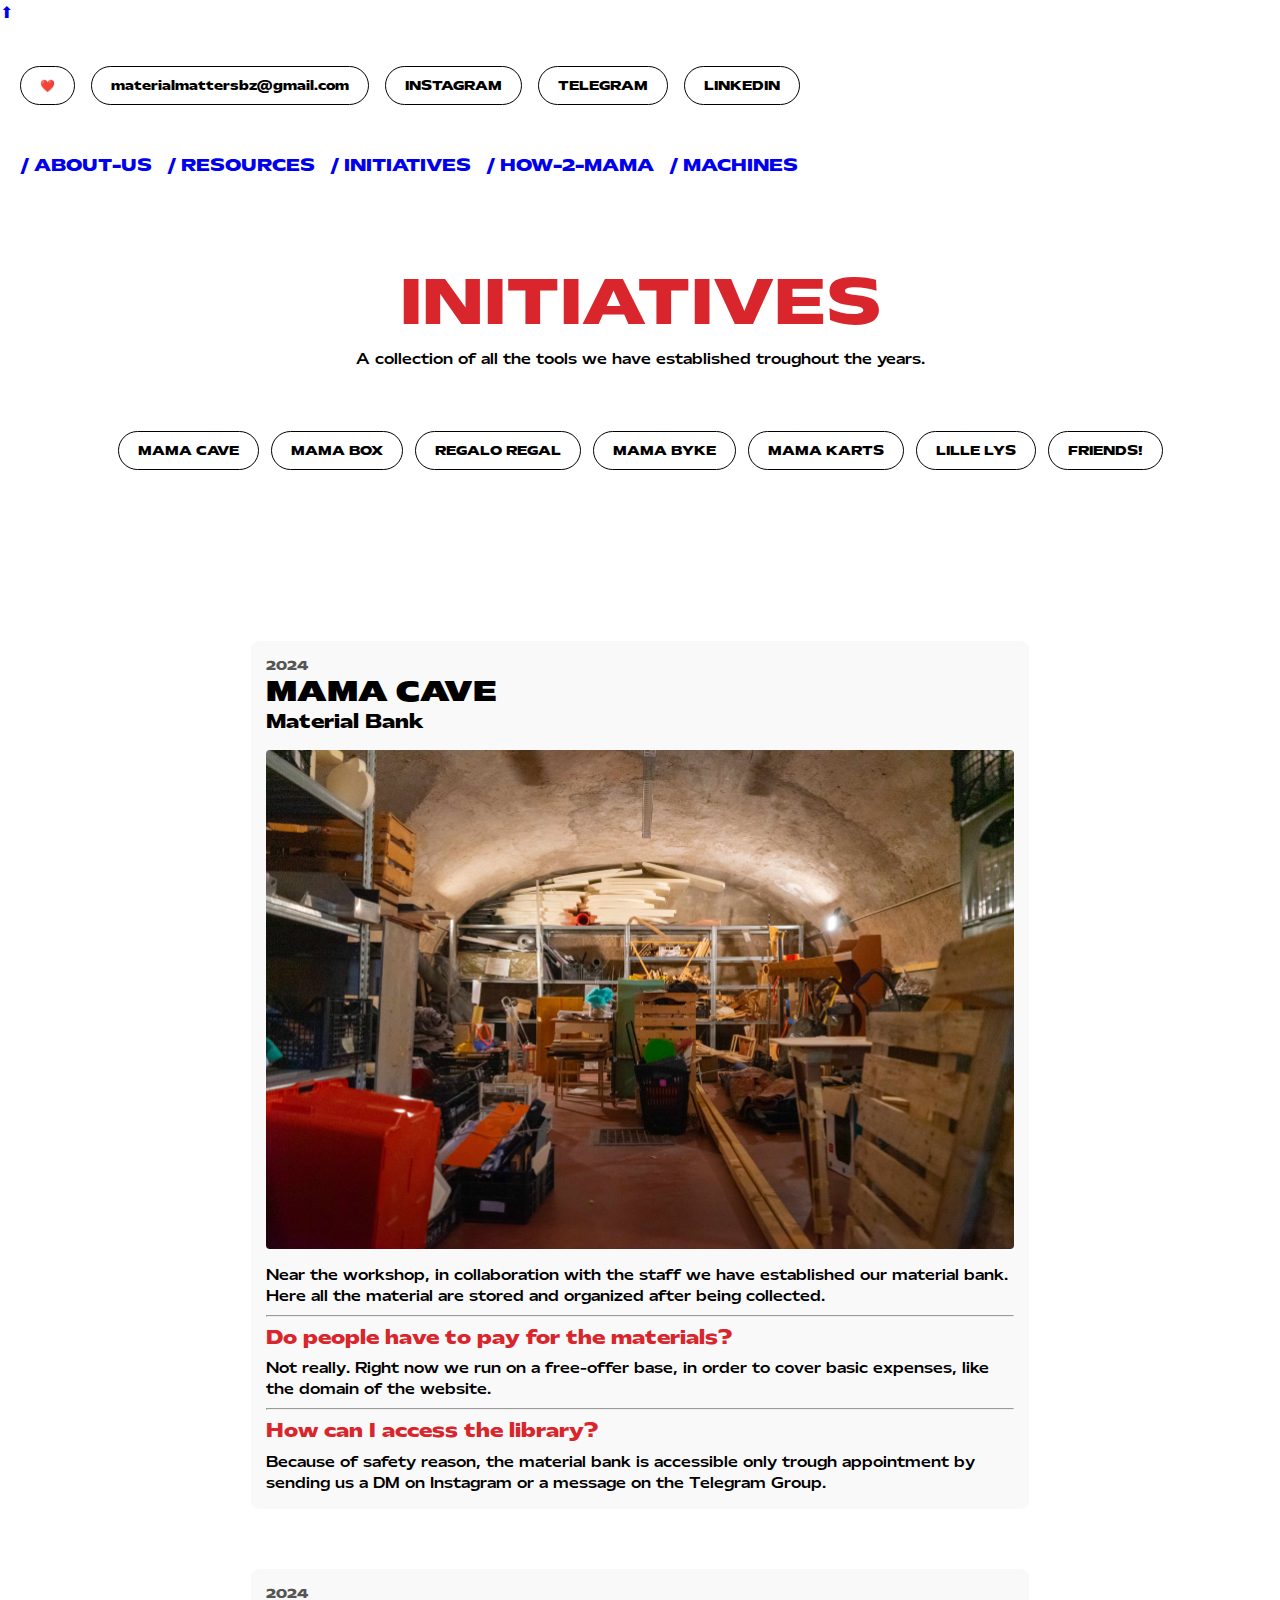
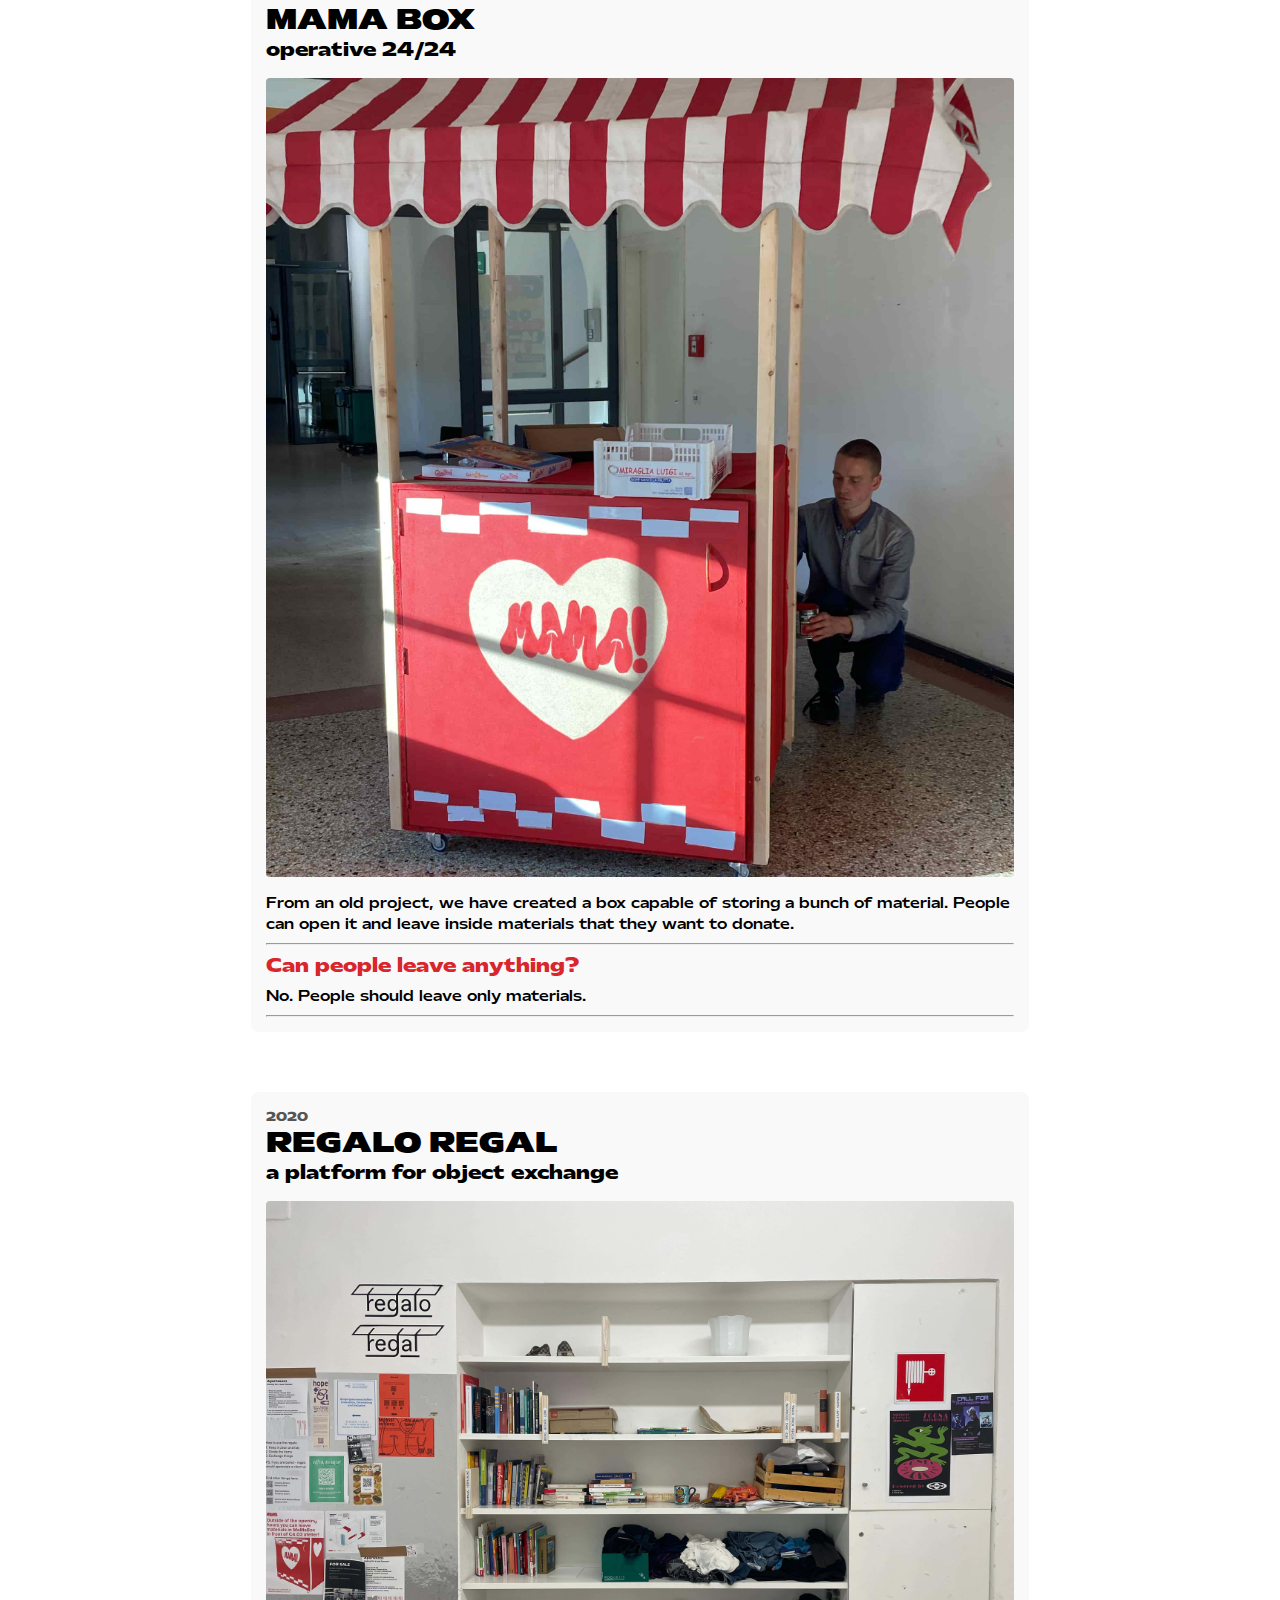
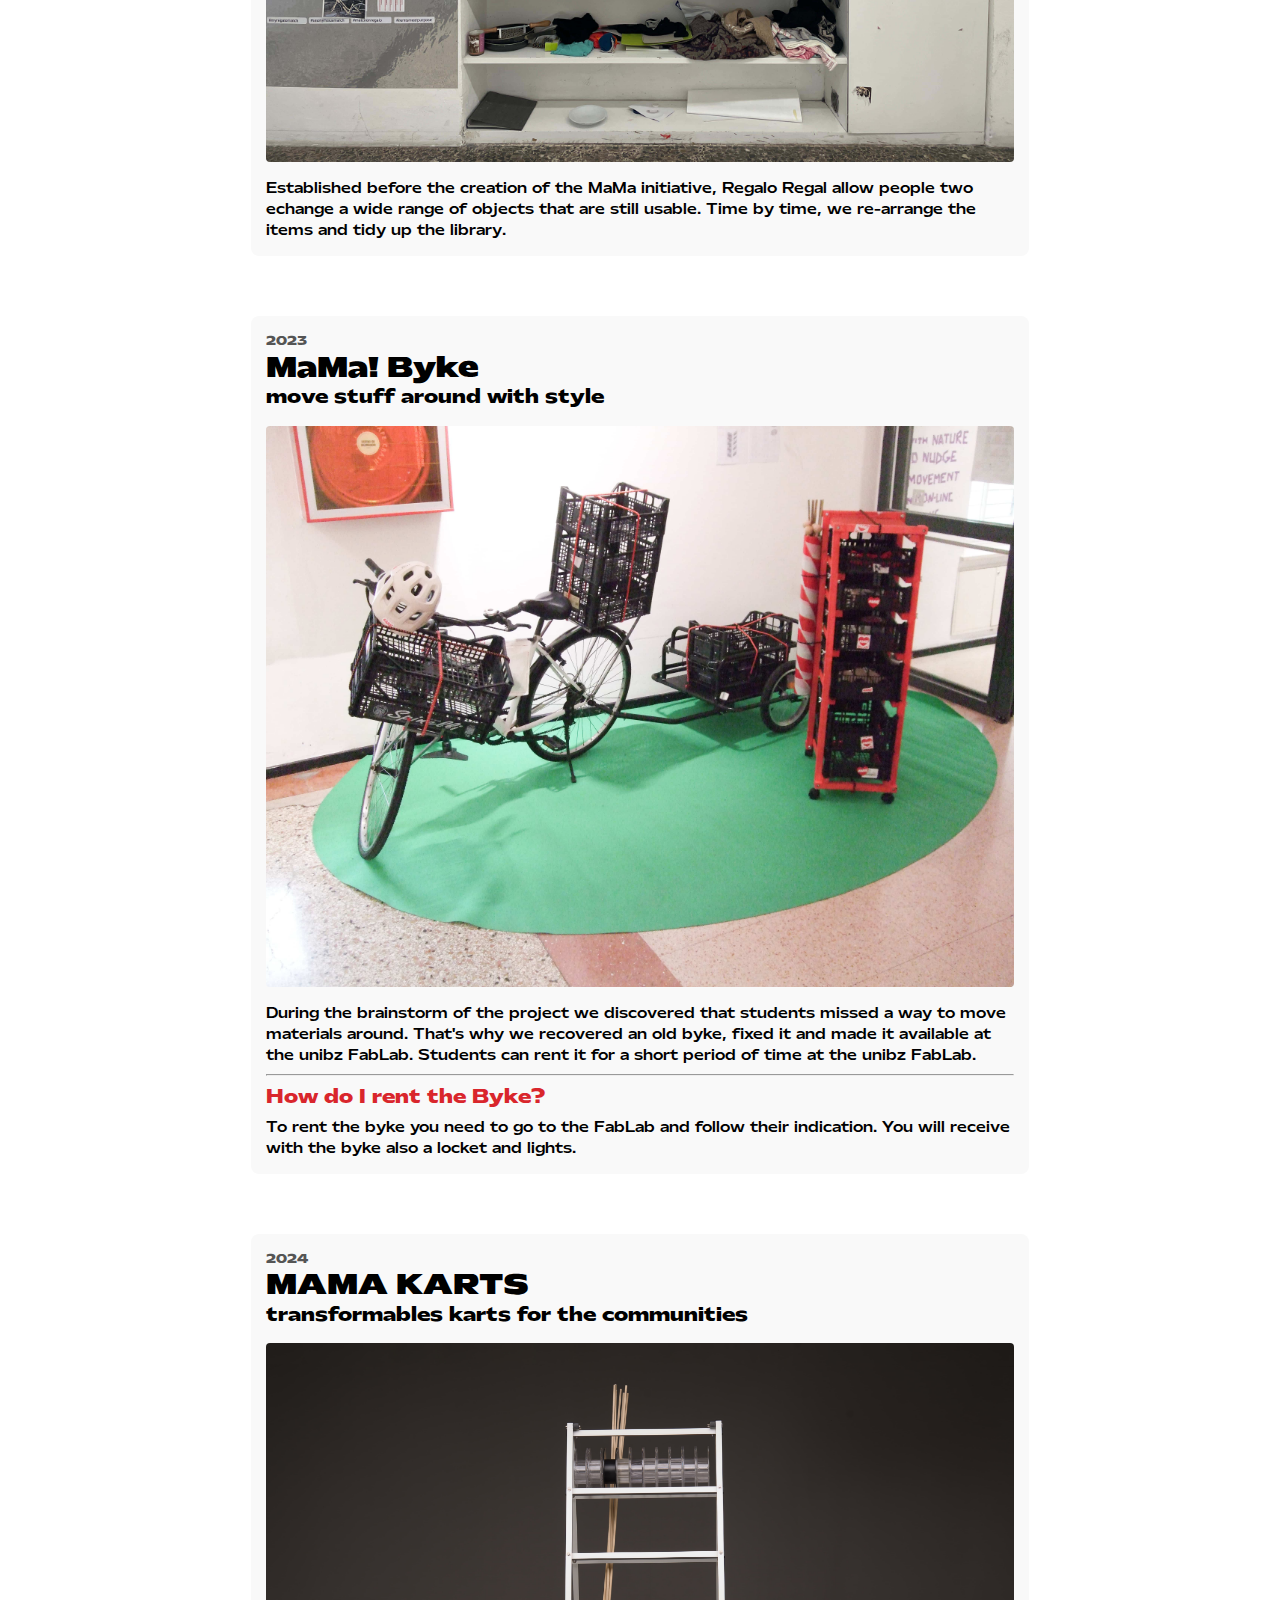
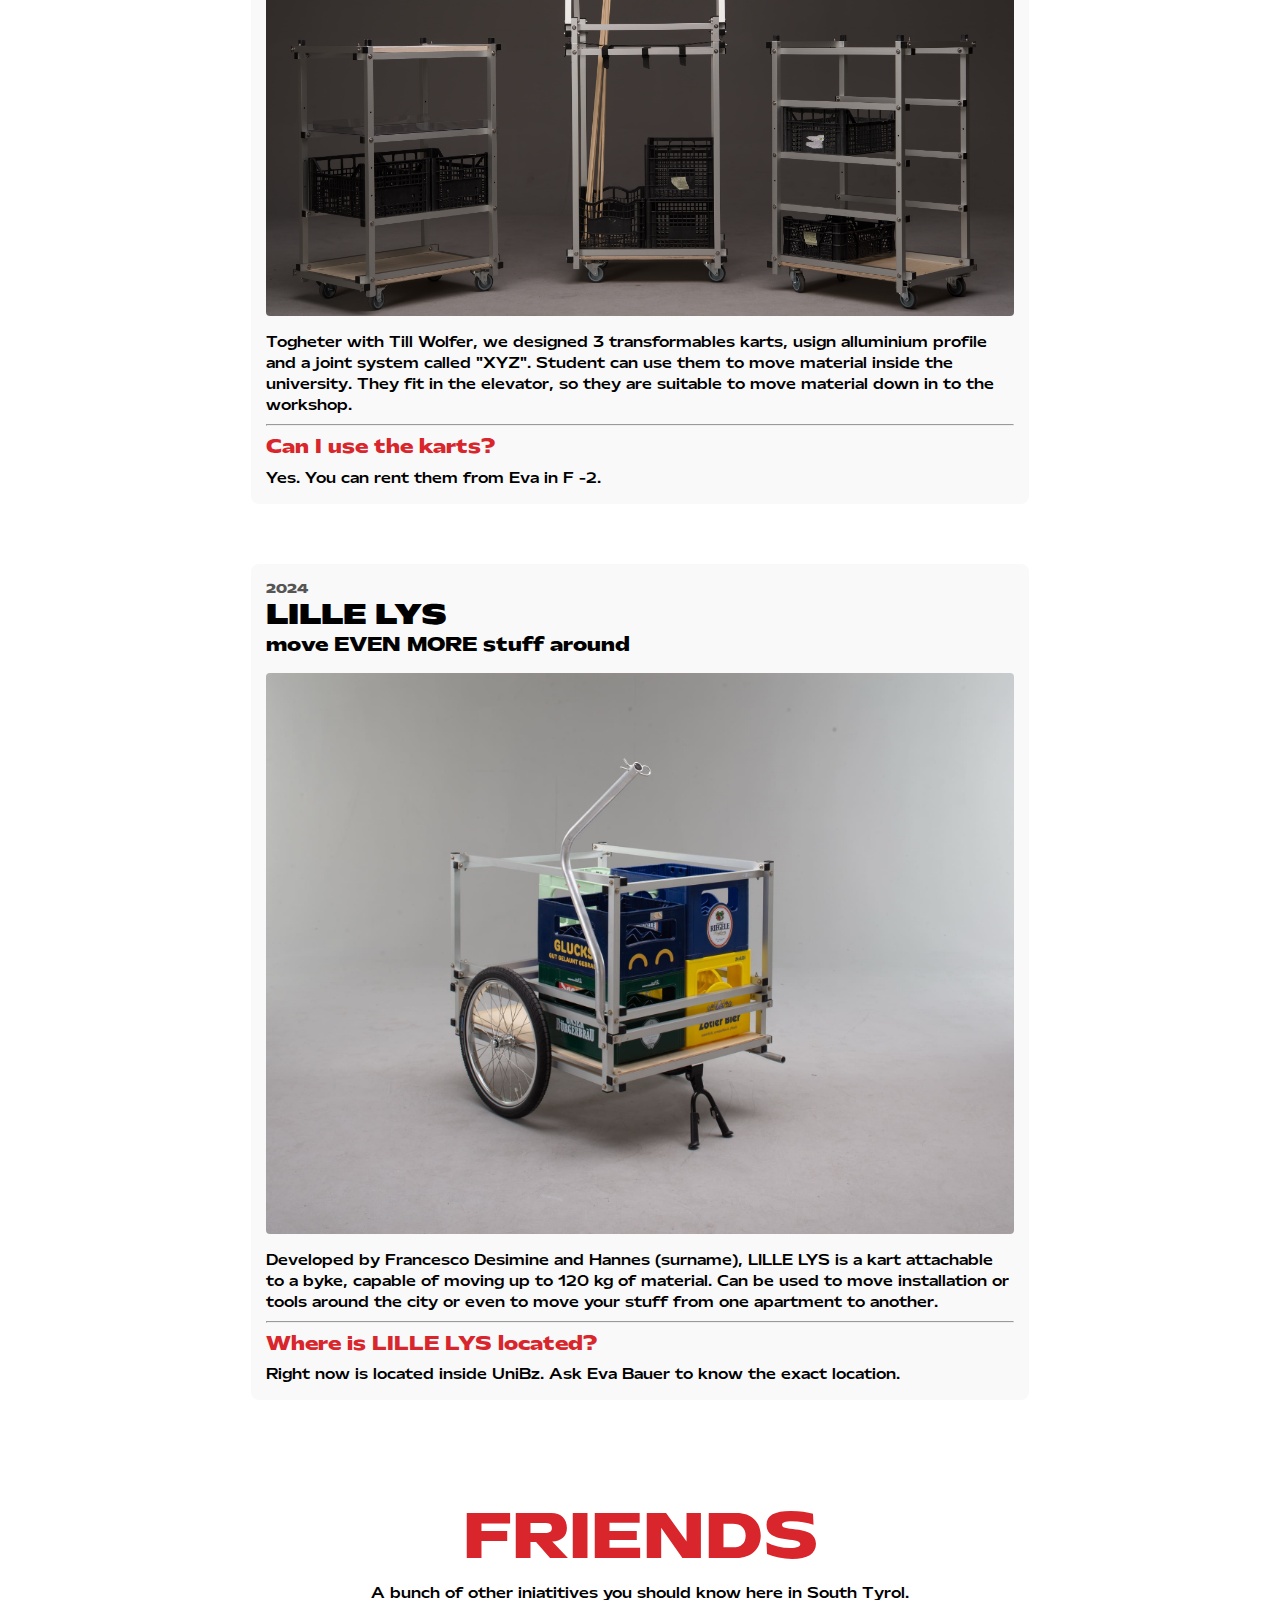
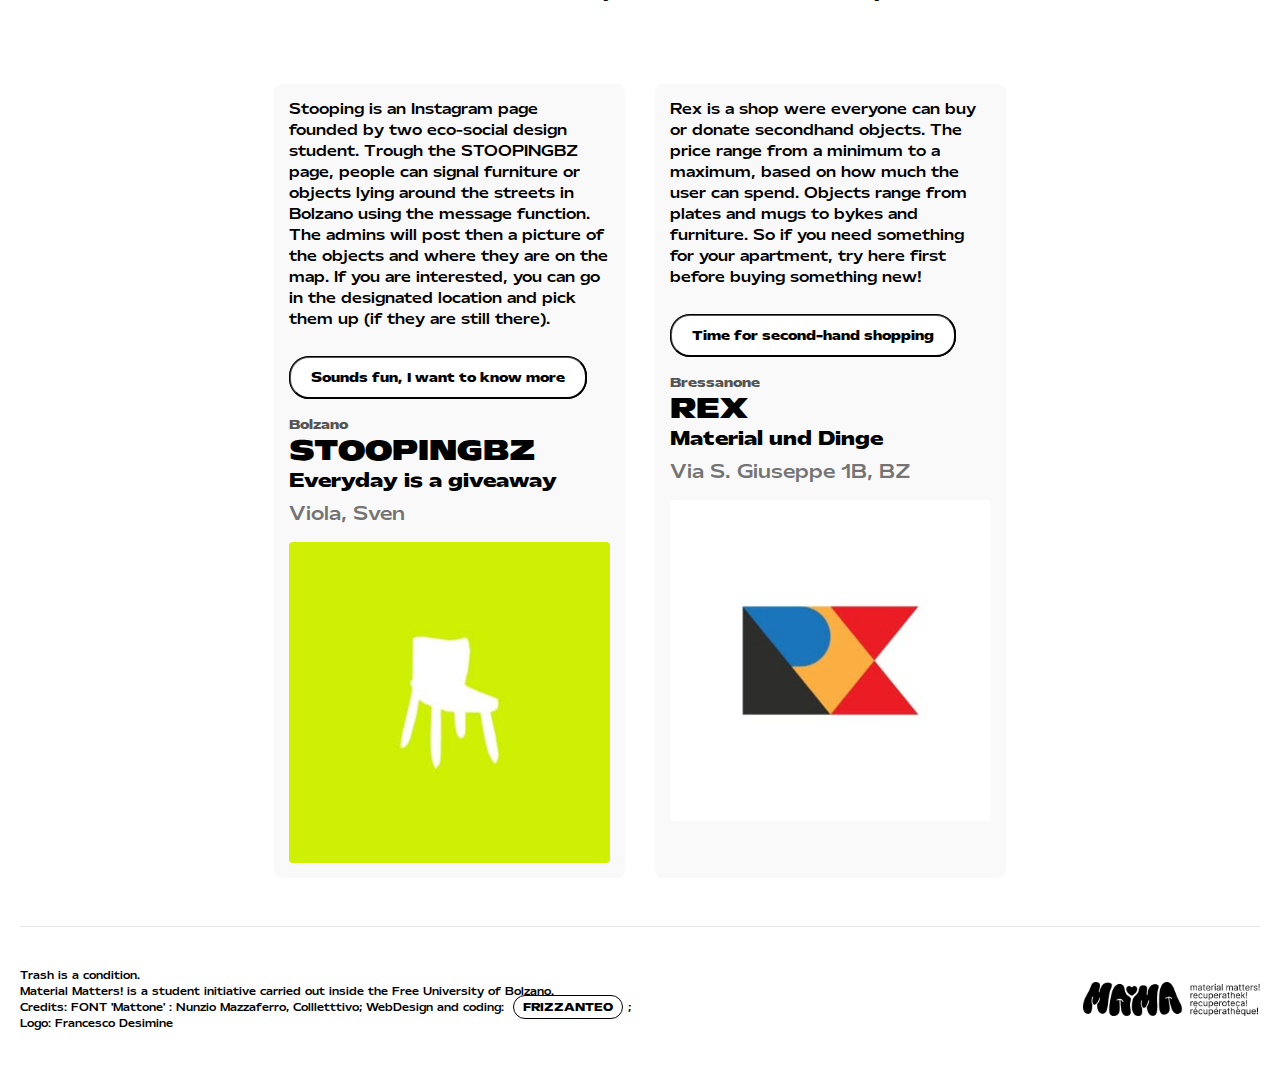
<file: iniatives.html>
<!DOCTYPE html>
<html lang="en">
<head>
    <meta charset="UTF-8">
    <meta name="viewport" content="width=device-width, initial-scale=1.0">
    <title>Initiatives Matters</title>
    <link rel="stylesheet" href="style.css">
    <link rel="icon" type="image/x-icon" href="images/favicon.jpg">

    <a href="#top"> <div class="tothetop" class ="fix">⬆︎</div> </a> 

    </head>
<body>

    <div class="container">

        <header class="top-links">
            <a href="index.html"> <div class="link-button">❤️</div> </a>
            <div class="link-button">materialmattersbz@gmail.com</div>
            <a href="https://www.instagram.com/mama.unibz/" target="_blank"> <div class="link-button"> INSTAGRAM  </div> </a> 
            <a href="https://t.me/+mCTGSAnDCGkxMmU0" target="_blank"> <div class="link-button">  TELEGRAM</div> </a>
           <a href="https://www.linkedin.com/company/material-matters-bz/posts/?feedView=all/" target="_blank"> <div class="link-button">  LINKEDIN </div> </a>  
        </header>

        <nav class="page-navigation" aria-label="Page Sections"> <!-- navbar -->
            
       <div class="nav-line">
        
                <a href="us.html"> <span class="nav-text2">/ ABOUT-US</span> </a>
                <a href="resources.html"> <span class="nav-text2">/ RESOURCES</span>   </a>
                <a href="iniatives.html"> <span class="nav-text2">/ INITIATIVES</span> </a>
                <a href="how2mama.html">  <span class="nav-text-blue2">/ HOW-2-MAMA</span>    </a> 
                <a href="machines.html"> <span class="nav-text-blue2">/ MACHINES</span>     </a> 

            </div>
        </nav>    <!-- navbar -->



        <main class="page-content resources-page">

            <section class="page-header">
                <h1 class="page-title-main resources-title">INITIATIVES</h1>
                <p class="page-description resources-description">
                    A collection of all the tools we have established troughout the years.
                </p>
            </section>

            <nav class="filter-buttons" aria-label="Resource Filters">
                <a href="#cave" class="link-button">MAMA CAVE</a> 
                <a href="#box" class="link-button">MAMA BOX</a> 
                <a href="#regal" class="link-button">REGALO REGAL</a>
                <a href="#byke" class="link-button">MAMA BYKE</a>
                <a href="#karts" class="link-button">MAMA KARTS</a>
                <a href="#lillelys" class="link-button">LILLE LYS</a>
                <a href="#friends" class="link-button">FRIENDS!</a>
                
            </nav>

            <br>
            <br>

            <div class="resource-content">

                <section class="resource-section" id="cave"> <!-- MAMA CAVE -->

                    <div class="card-grid one-column"> <article class="resource-card">
                            <div class="card-info">
                                <span class="card-year">2024</span>
                                <h3 class="card-title">MAMA CAVE</h3>
                                <p class="card-subtitle">Material Bank</p>
                                <!-- <p class="card-author">Author</p> -->
                            </div>
                            <img class="card-image" src="images/initiatives/cave.jpg" alt="Placeholder image for movie resource">
                            <div class="card-details">
                                <p class="card-description">Near the workshop, in collaboration with the staff we have established our material bank. Here all the material are stored and organized after being collected.</p>

                                <hr>

                                <p class="card-question">Do people have to pay for the materials?</p>
                                <p class="card-description">Not really. Right now we run on a free-offer base, in order to cover basic expenses, like the domain of the website. </p>
                                <hr>

                                <p class="card-question">How can I access the library?</p>
                                <p class="card-description">Because of safety reason, the material bank is accessible only trough appointment by sending us a DM on Instagram or a message on the Telegram Group. </p>
    
                            </div>
                           

                        </article>
                    </div>
                </section>

                <section class="resource-section" id="box"> <!-- MAMA BOX -->

                    <div class="card-grid one-column"> <article class="resource-card">
                            <div class="card-info">
                                <span class="card-year">2024</span>
                                <h3 class="card-title">MAMA BOX</h3>
                                <p class="card-subtitle">operative 24/24</p>
                                <!-- <p class="card-author">Author</p> -->
                            </div>
                            <img class="card-image" src="images/initiatives/mamabox.jpg" alt="Placeholder image for movie resource">
                            <div class="card-details">
                                <p class="card-description">From an old project, we have created a box capable of storing a bunch of material. People can open it and leave inside materials that they want to donate.</p>

                                <hr>

                                <p class="card-question">Can people leave anything?</p>
                                <p class="card-description">No. People should leave only materials. </p>
                                <hr>

    
                            </div>
                           

                        </article>
                    </div>
                </section>

                <section class="resource-section" id="regal"> <!-- REGALO REGAL -->

                    <div class="card-grid one-column"> <article class="resource-card">
                            <div class="card-info">
                                <span class="card-year">2020</span>
                                <h3 class="card-title">REGALO REGAL</h3>
                                <p class="card-subtitle">a platform for object exchange</p>
                                <!-- <p class="card-author">Author</p> -->
                            </div>
                            <img class="card-image" src="images/initiatives/regaloregal.jpg" alt="Placeholder image for movie resource">
                            <div class="card-details">
                                <p class="card-description">Established before the creation of the MaMa initiative, Regalo Regal allow people two echange a wide range of objects that are still usable. Time by time, we re-arrange the items and tidy up the library. </p>

                            </div>
                        </article>
                    </div>
                </section>

                <section class="resource-section" id="byke"> <!-- MAMA BYKE -->

                    <div class="card-grid one-column"> <article class="resource-card">
                            <div class="card-info">
                                <span class="card-year">2023</span>
                                <h3 class="card-title">MaMa! Byke</h3>
                                <p class="card-subtitle">move stuff around with style</p>
                                <!-- <p class="card-author">Author</p> -->
                            </div>
                            <img class="card-image" src="images/initiatives/mamabyke.jpg" alt="Placeholder image for movie resource">
                            <div class="card-details">
                                <p class="card-description">During the brainstorm of the project we discovered that students missed a way to move materials around. That's why we recovered an old byke, fixed it and made it available at the unibz FabLab. Students can rent it for a short period of time at the unibz FabLab. </p>

                                <hr>

                                <p class="card-question">How do I rent the Byke?</p>
                                <p class="card-description">To rent the byke you need to go to the FabLab and follow their indication. You will receive with the byke also a locket and lights. </p>

                            </div>
                        </article>
                    </div>
                </section>
                <section class="resource-section" id="karts"> <!-- MAMA KARTS -->

                    <div class="card-grid one-column"> <article class="resource-card">
                            <div class="card-info">
                                <span class="card-year">2024</span>
                                <h3 class="card-title">MAMA KARTS</h3>
                                <p class="card-subtitle">transformables karts for the communities  </p>
                                <!-- <p class="card-author">Author</p> -->
                            </div>
                            <img class="card-image" src="images/initiatives/mamakarts.jpg" alt="Placeholder image for movie resource">
                            <div class="card-details">
                                <p class="card-description">Togheter with Till Wolfer, we designed 3 transformables karts, usign alluminium profile and a joint system called "XYZ". Student can use them to move material inside the university. They fit in the elevator, so they are suitable to move material down in to the workshop.  </p>

                                <hr>

                                <p class="card-question">Can I use the karts?</p>
                                <p class="card-description">Yes. You can rent them from Eva in F -2.  </p>

                            </div>
                        </article>
                    </div>
                </section>

                <section class="resource-section" id="lillelys"> <!-- LILLE LYS -->

                    <div class="card-grid one-column"> <article class="resource-card">
                            <div class="card-info">
                                <span class="card-year">2024</span>
                                <h3 class="card-title">LILLE LYS</h3>
                                <p class="card-subtitle">move EVEN MORE stuff around</p>
                                <!-- <p class="card-author">Author</p> -->
                            </div>
                            <img class="card-image" src="images/initiatives/lillelys.jpg" alt="Placeholder image for movie resource">
                            <div class="card-details">
                                <p class="card-description">Developed by Francesco Desimine and Hannes (surname), LILLE LYS is a kart attachable to a byke, capable of moving up to 120 kg of material. Can be used to move installation or tools around the city or even to move your stuff from one apartment to another. </p>

                                <hr>

                                <p class="card-question">Where is LILLE LYS located?</p>
                                <p class="card-description">Right now is located inside UniBz. Ask Eva Bauer to know the exact location.</p>

                            </div>
                        </article>
                    </div>
                </section>

<!-- FRIENDS ADD ON-->

<section class="page-header">
    <h1 class="page-title-main resources-title" id="friends">FRIENDS</h1>
    <p class="page-description resources-description">
        A bunch of other iniatitives you should know here in South Tyrol.
    </p>
</section>

<div class="card-grid three-columns">
    <article class="resource-card"> <!-- STOOPING -->
        <div class="card-info">
            <span class="card-year">Bolzano</span>
            <h3 class="card-title">STOOPINGBZ </h3>
            <p class="card-subtitle">Everyday is a giveaway</p>
            <p class="card-author">Viola, Sven</p>
        </div> 
        <img class="card-image" src="images/friends/stoopingbz.png" alt="Placeholder image for resource titled TITLE">
        <div class="card-details-friends">
            <p class="card-description">Stooping is an Instagram page founded by two eco-social design student. Trough the STOOPINGBZ page, people can signal furniture or objects lying around the streets in Bolzano using the message function. The admins will post then a picture of the objects and where they are on the map. If you are interested, you can go in the designated location and pick them up (if they are still there).</p>
            <br>
            <a href="https://www.instagram.com/stoopingbz?igsh=MXdoaWloeWk0dXo1Mg==" target="_blank"> <button class="link-button">Sounds fun, I want to know more</button> </a>

        </div>
    </article>
    <article class="resource-card"> <!-- REX -->
        <div class="card-info">
            <span class="card-year">Bressanone</span>
            <h3 class="card-title">REX</h3>
            <p class="card-subtitle">Material und Dinge</p>
            <p class="card-author">Via S. Giuseppe 1B, BZ</p>

        </div>
        <img class="card-image" src="images/friends/rex.jpg" alt="Placeholder image for resource titled TITLE">
        <div class="card-details-friends">
            <p class="card-description">Rex is a shop were everyone can buy or donate secondhand objects. The price range from a minimum to a maximum, based on how much the user can spend. Objects range from plates and mugs to bykes and furniture. So if you need something for your apartment, try here first before buying something new!</p>
            <br>
            <a href="https://www.rex-bx.it/it/home-it/" target="_blank"> <button class="link-button">Time for second-hand shopping</button> </a>

        </div>
    </article>

    <!-- <article class="resource-card"> officine vandale
        <div class="card-info">
            <span class="card-year">Bolzano</span>
            <h3 class="card-title">REX</h3>
            <p class="card-subtitle">Material und Dinge</p>
        </div>
        <img class="card-image" src="images/friends/rex.jpg" alt="Placeholder image for resource titled TITLE">
        <div class="card-details">
            <p class="card-description">Officine Vandale is a student collective...</p>
            <a href="#basics"> <button class="link-button">I feel graffiti</button> </a>

        </div>
    </article>
-->
</div>



            </div> </main>

        <footer class="footer">
            <div class="footer-text">
                Trash is a condition.<br/>
                Material Matters! is a student initiative carried out inside the Free University of Bolzano.  <br/>
                Credits: FONT 'Mattone' : Nunzio Mazzaferro, Collletttivo; 
                WebDesign and coding: <a href="https://www.frizzanteo.com" class="link-button-small" >FRIZZANTEO</a>; <br/>Logo: Francesco Desimine
            </div>
            <img class="footer-logo" src="images/mama-logo-bw.png" alt="Material Matters Logo" /> 
        </footer>
    

        </div> 
    
    </body>
</html>
</file>
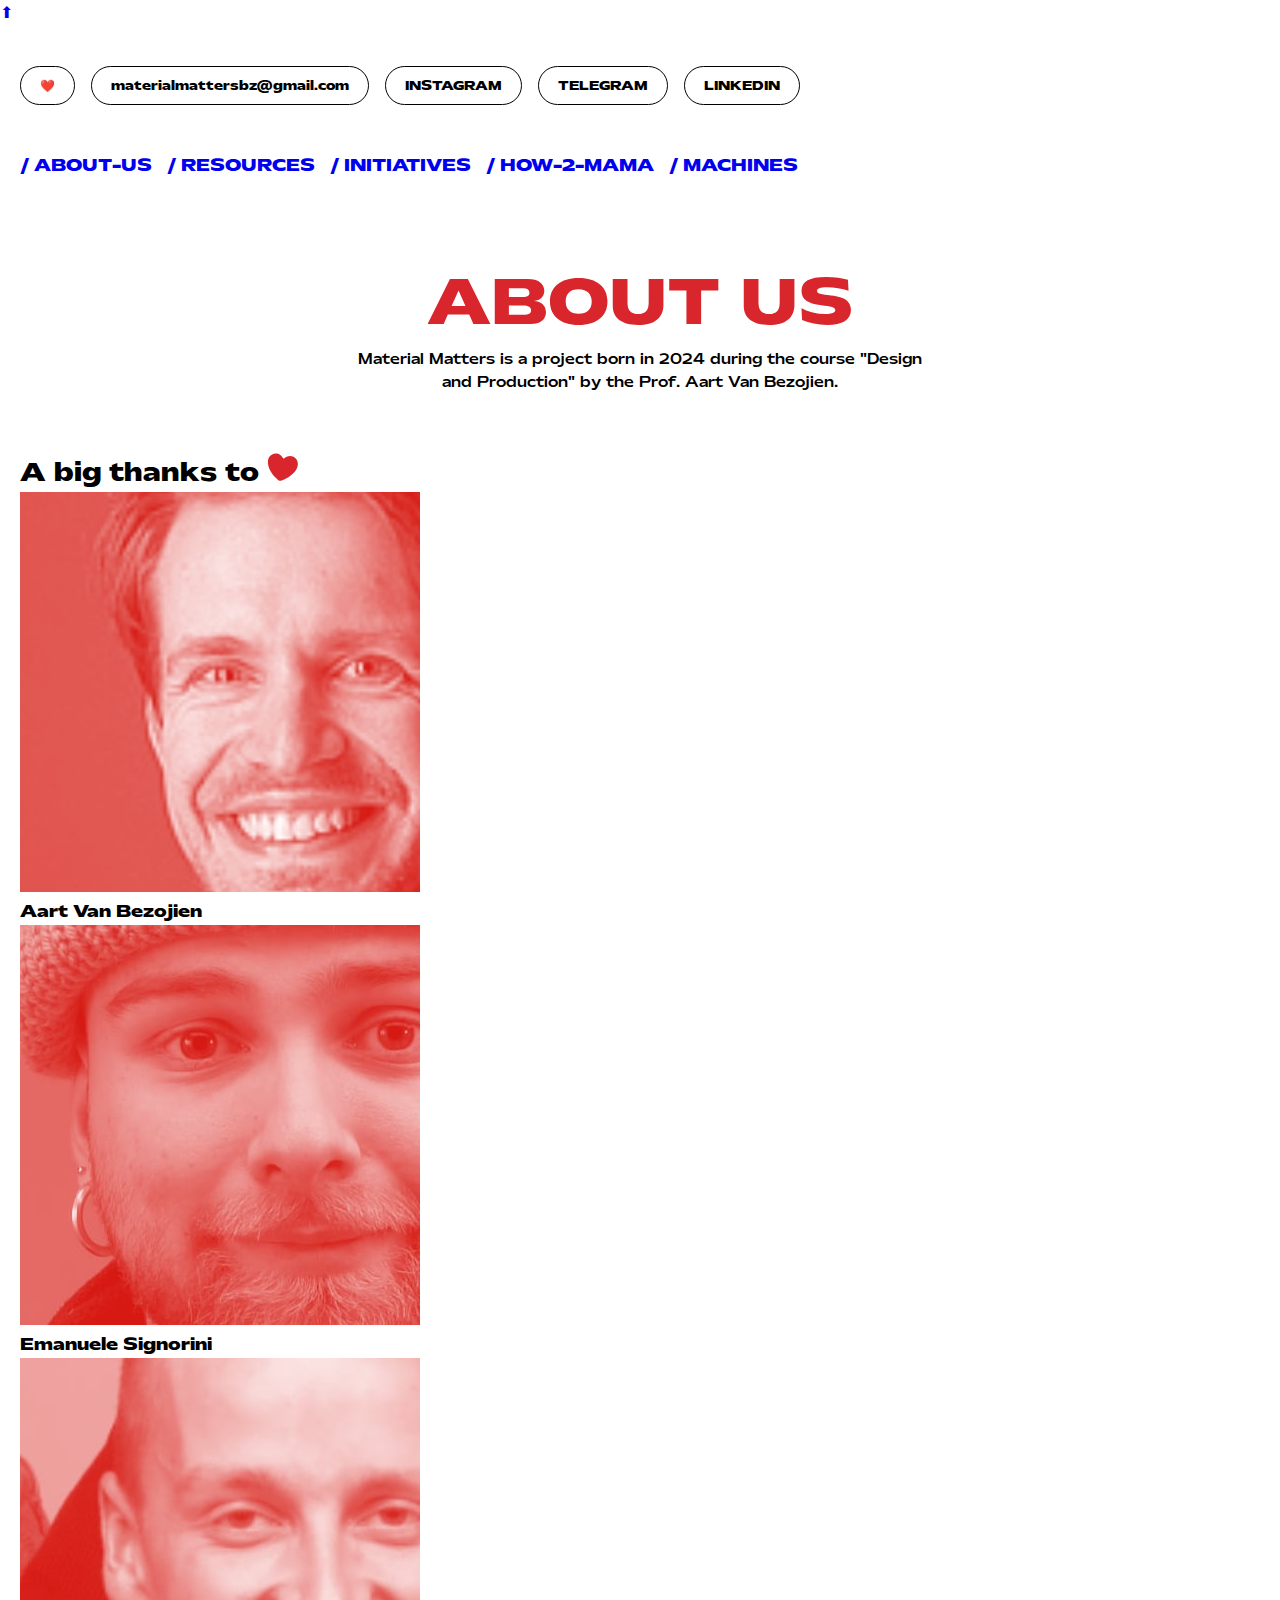
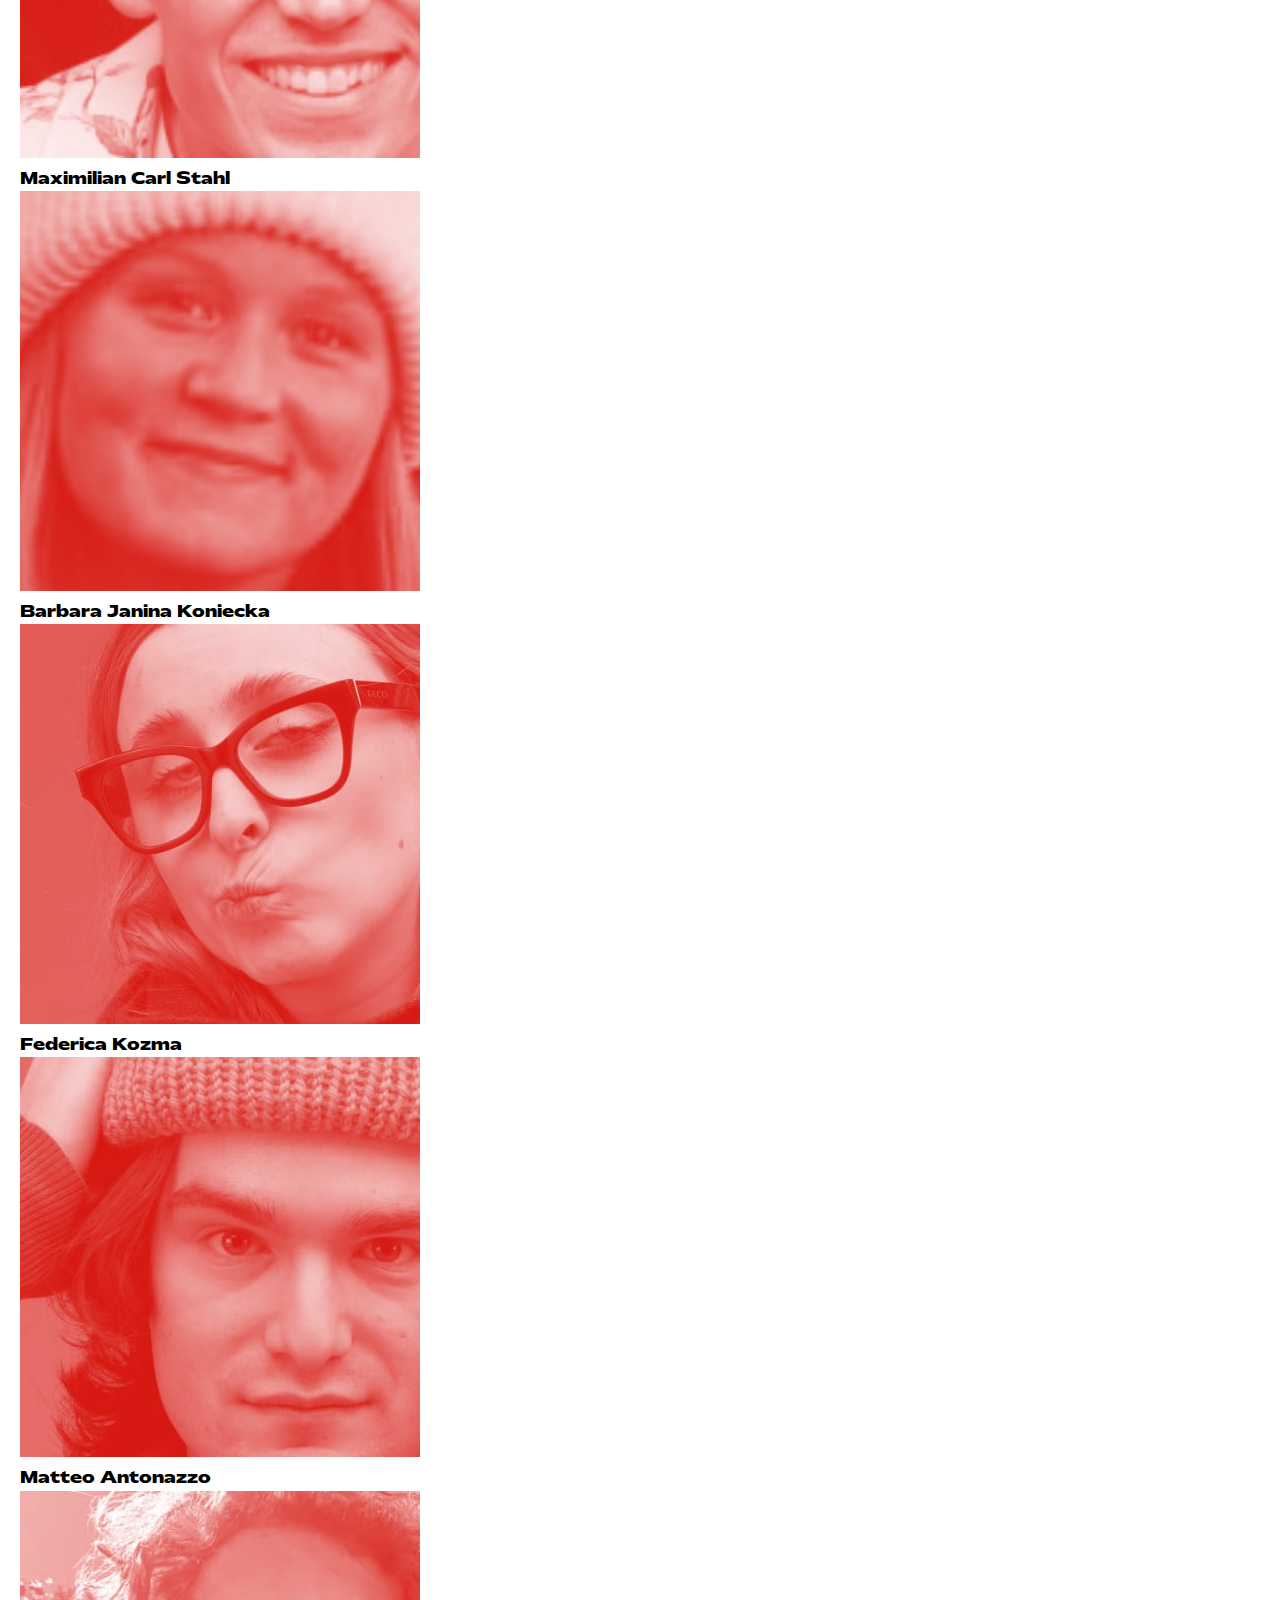
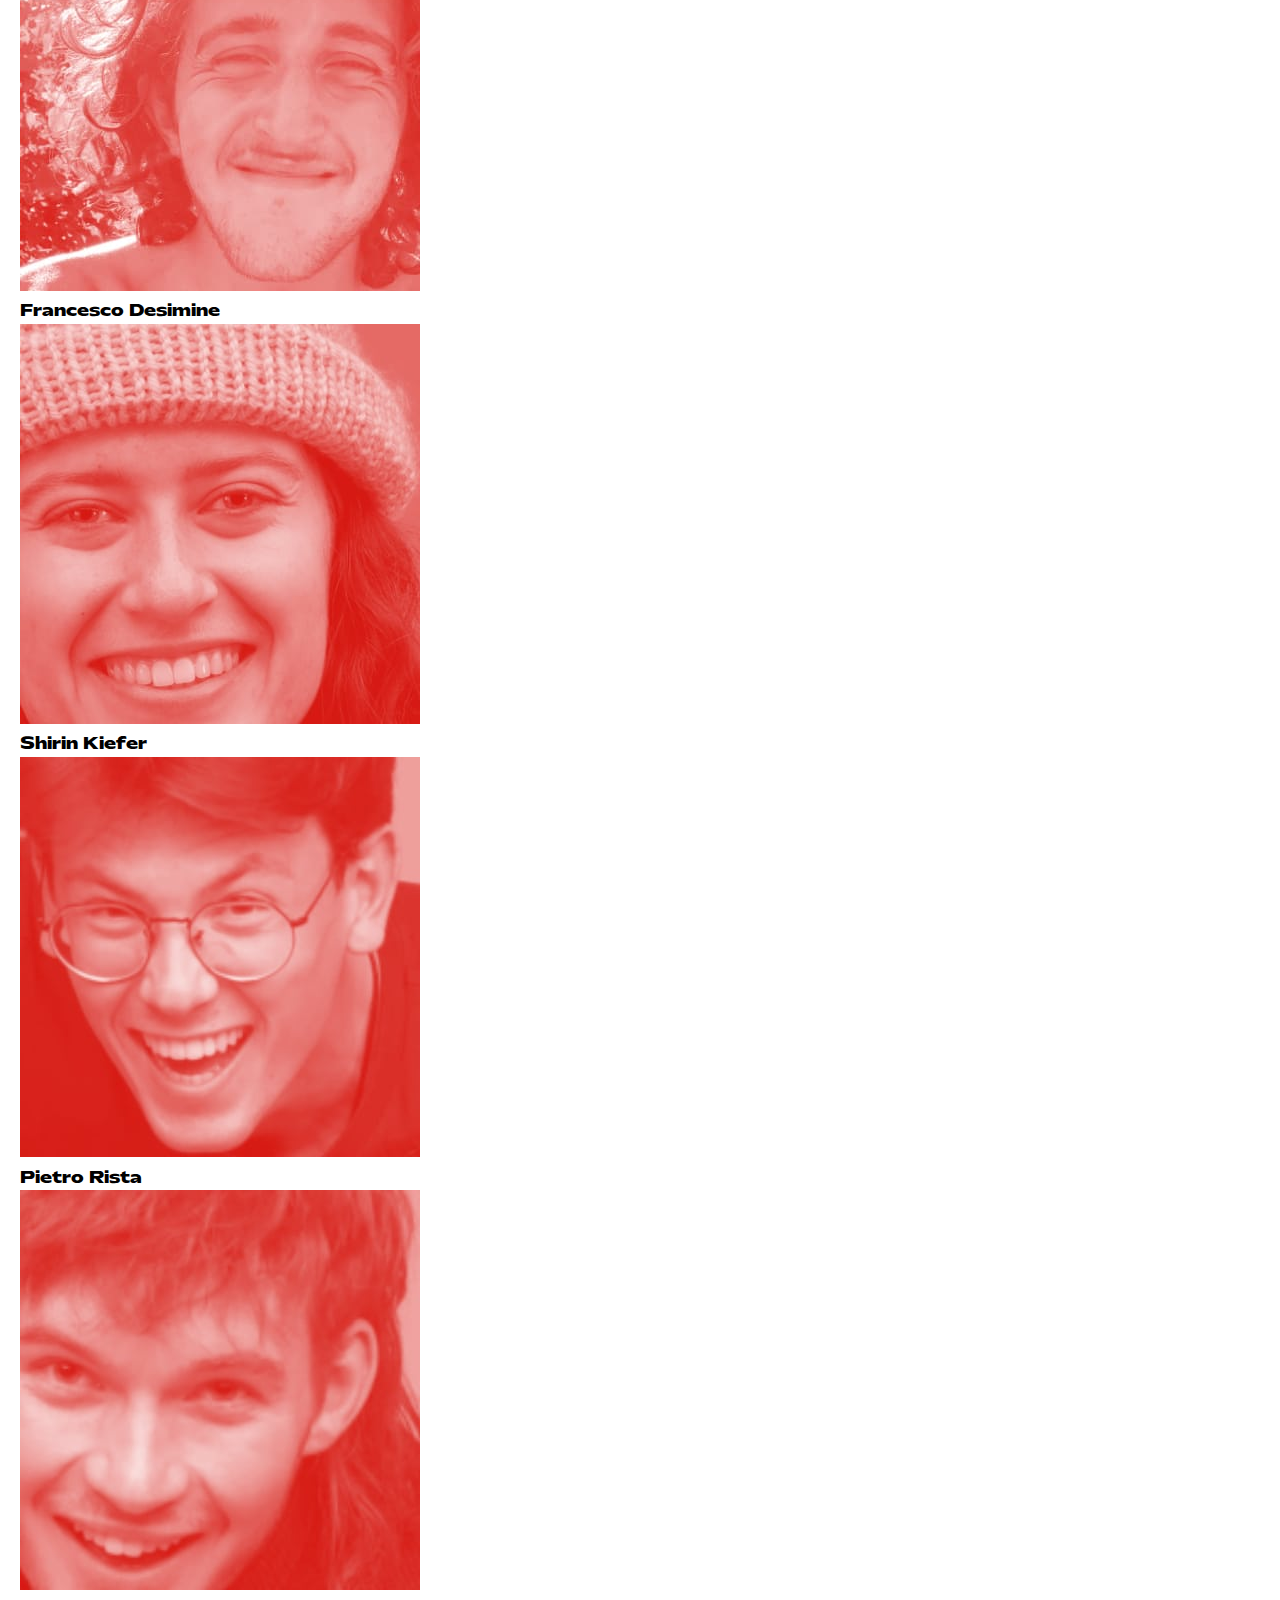
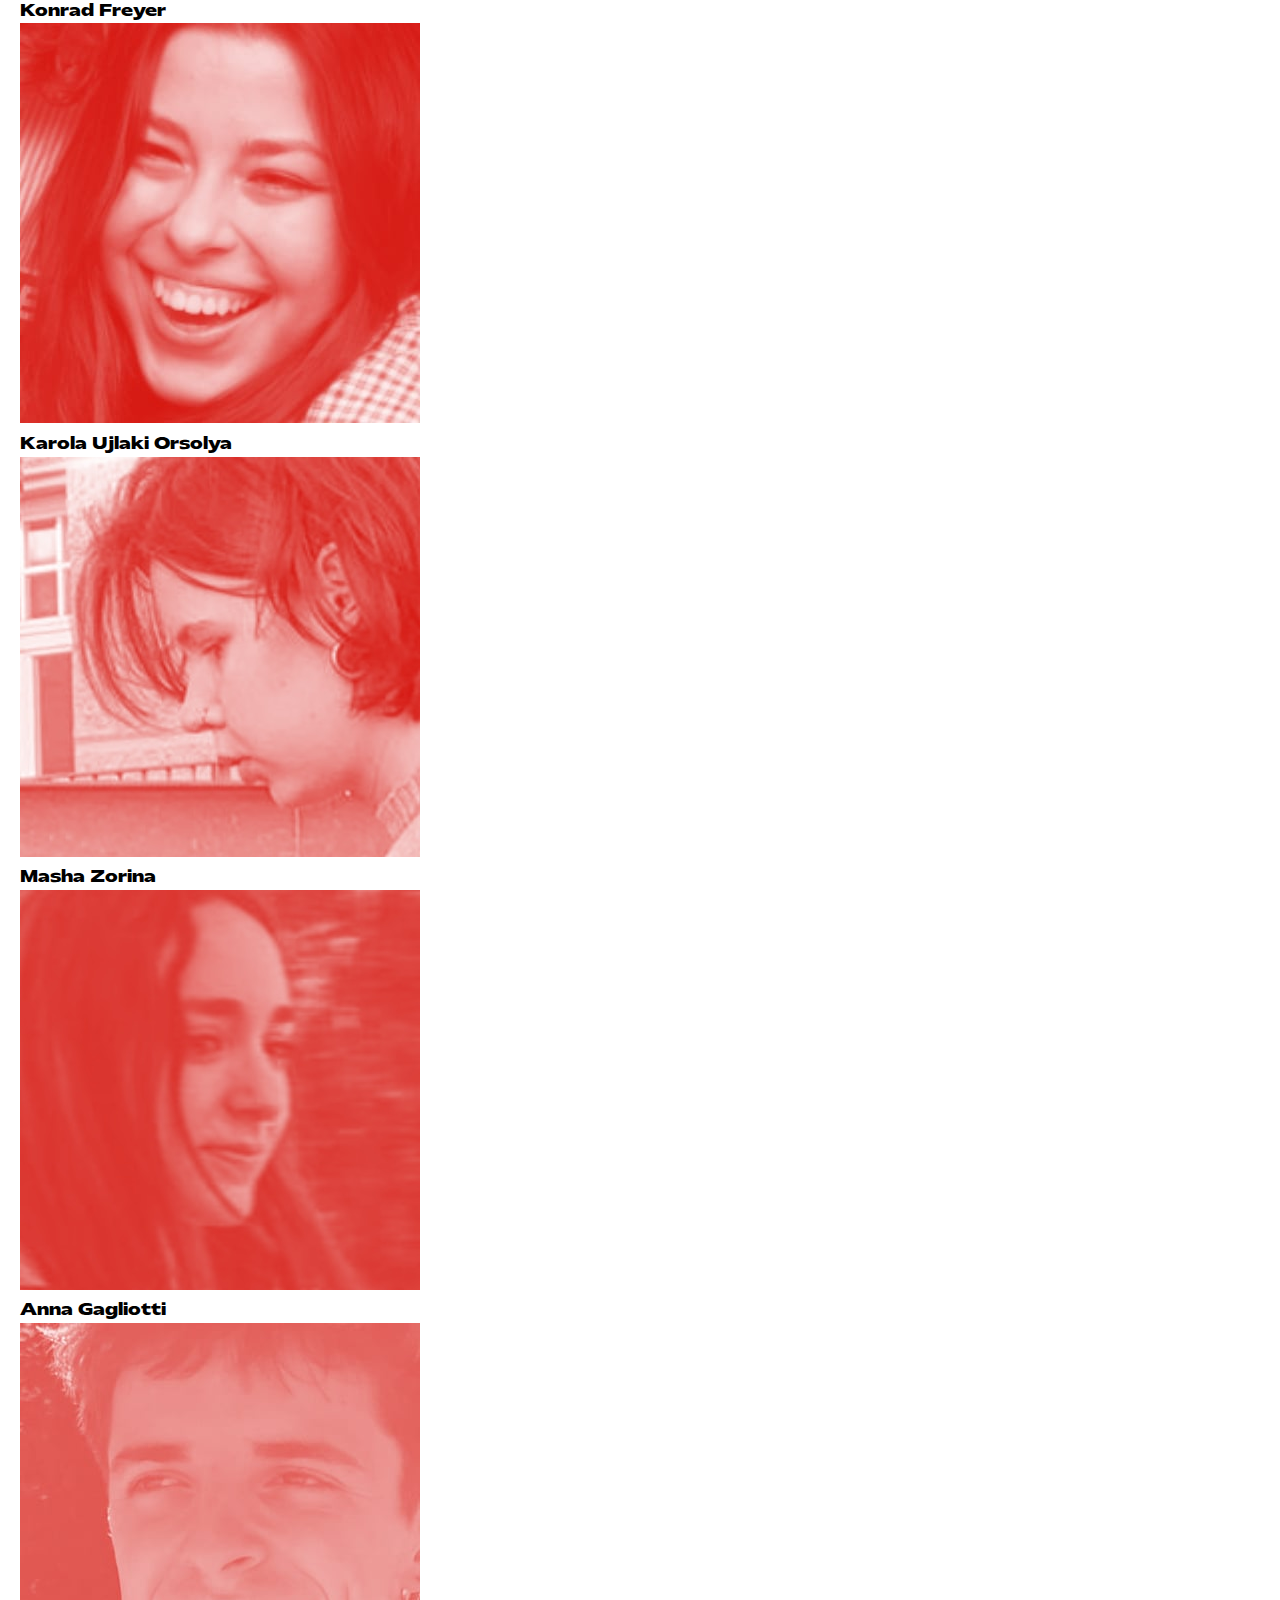
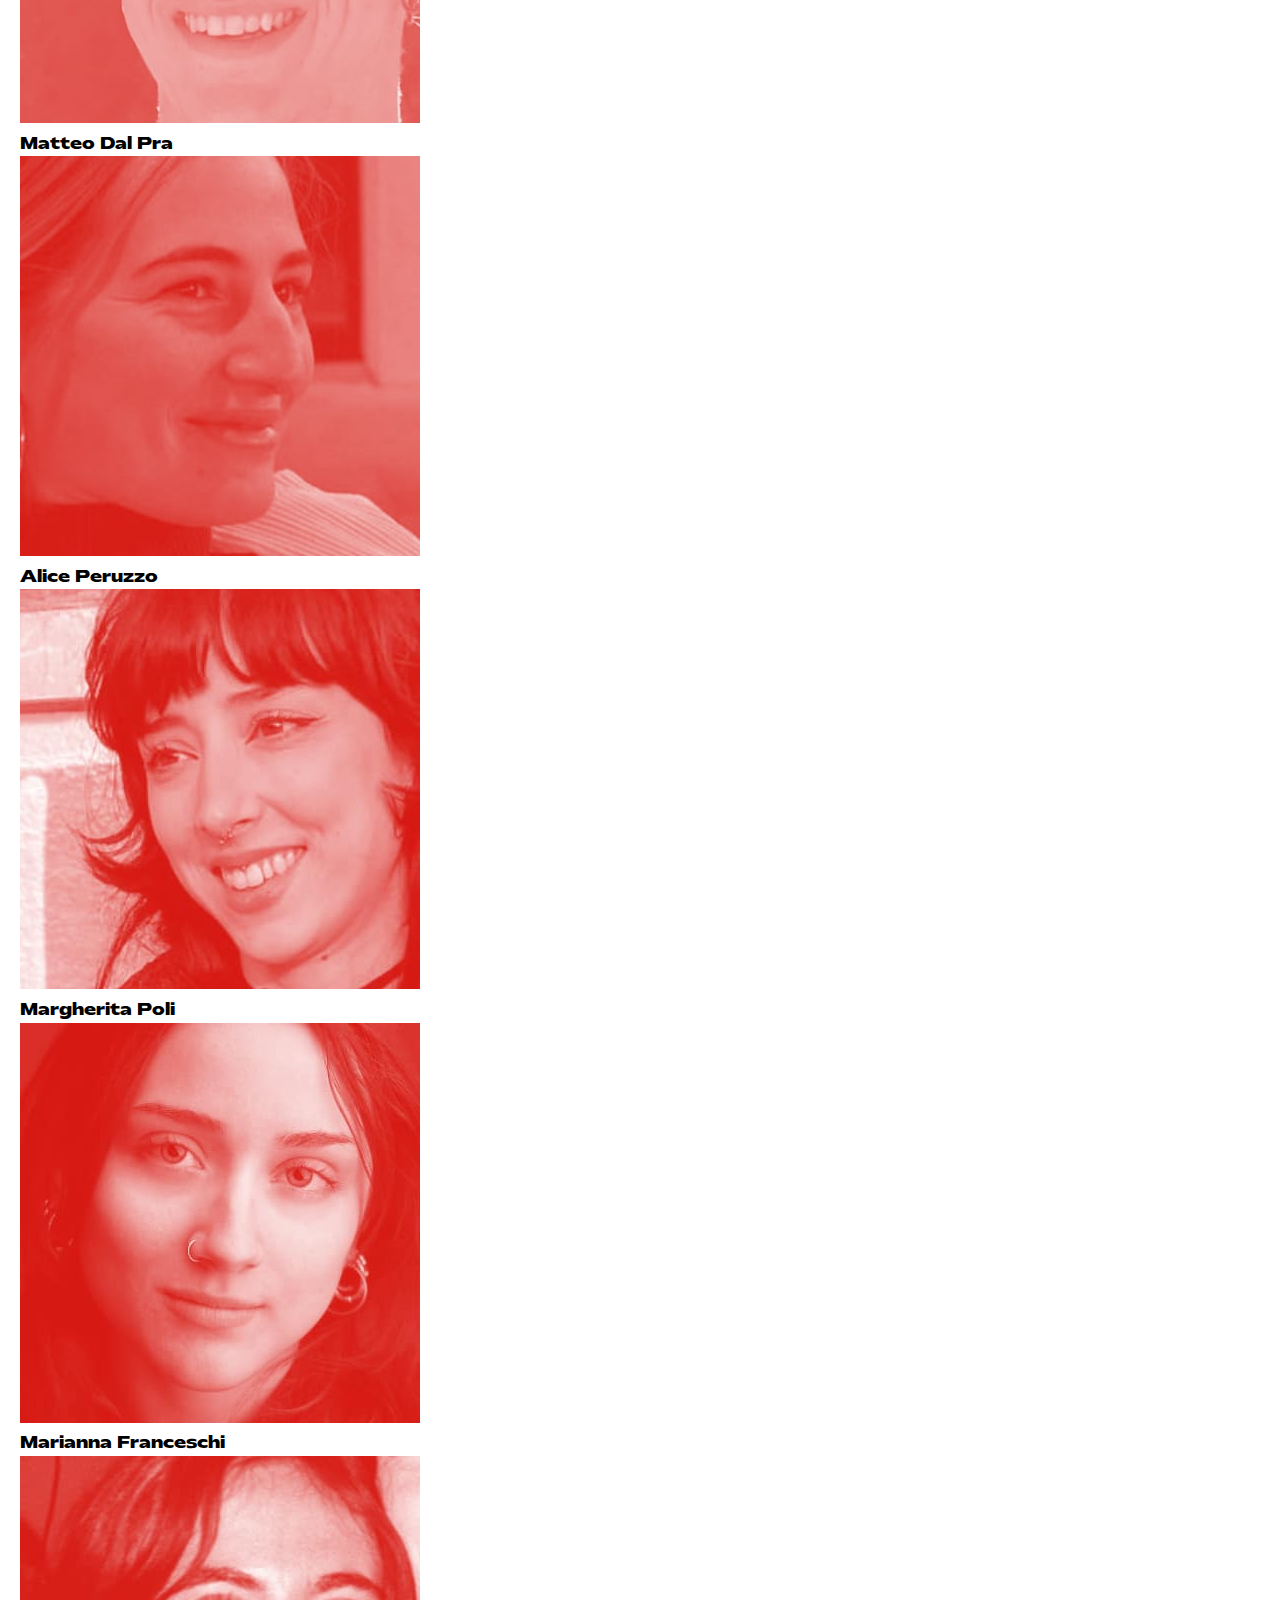
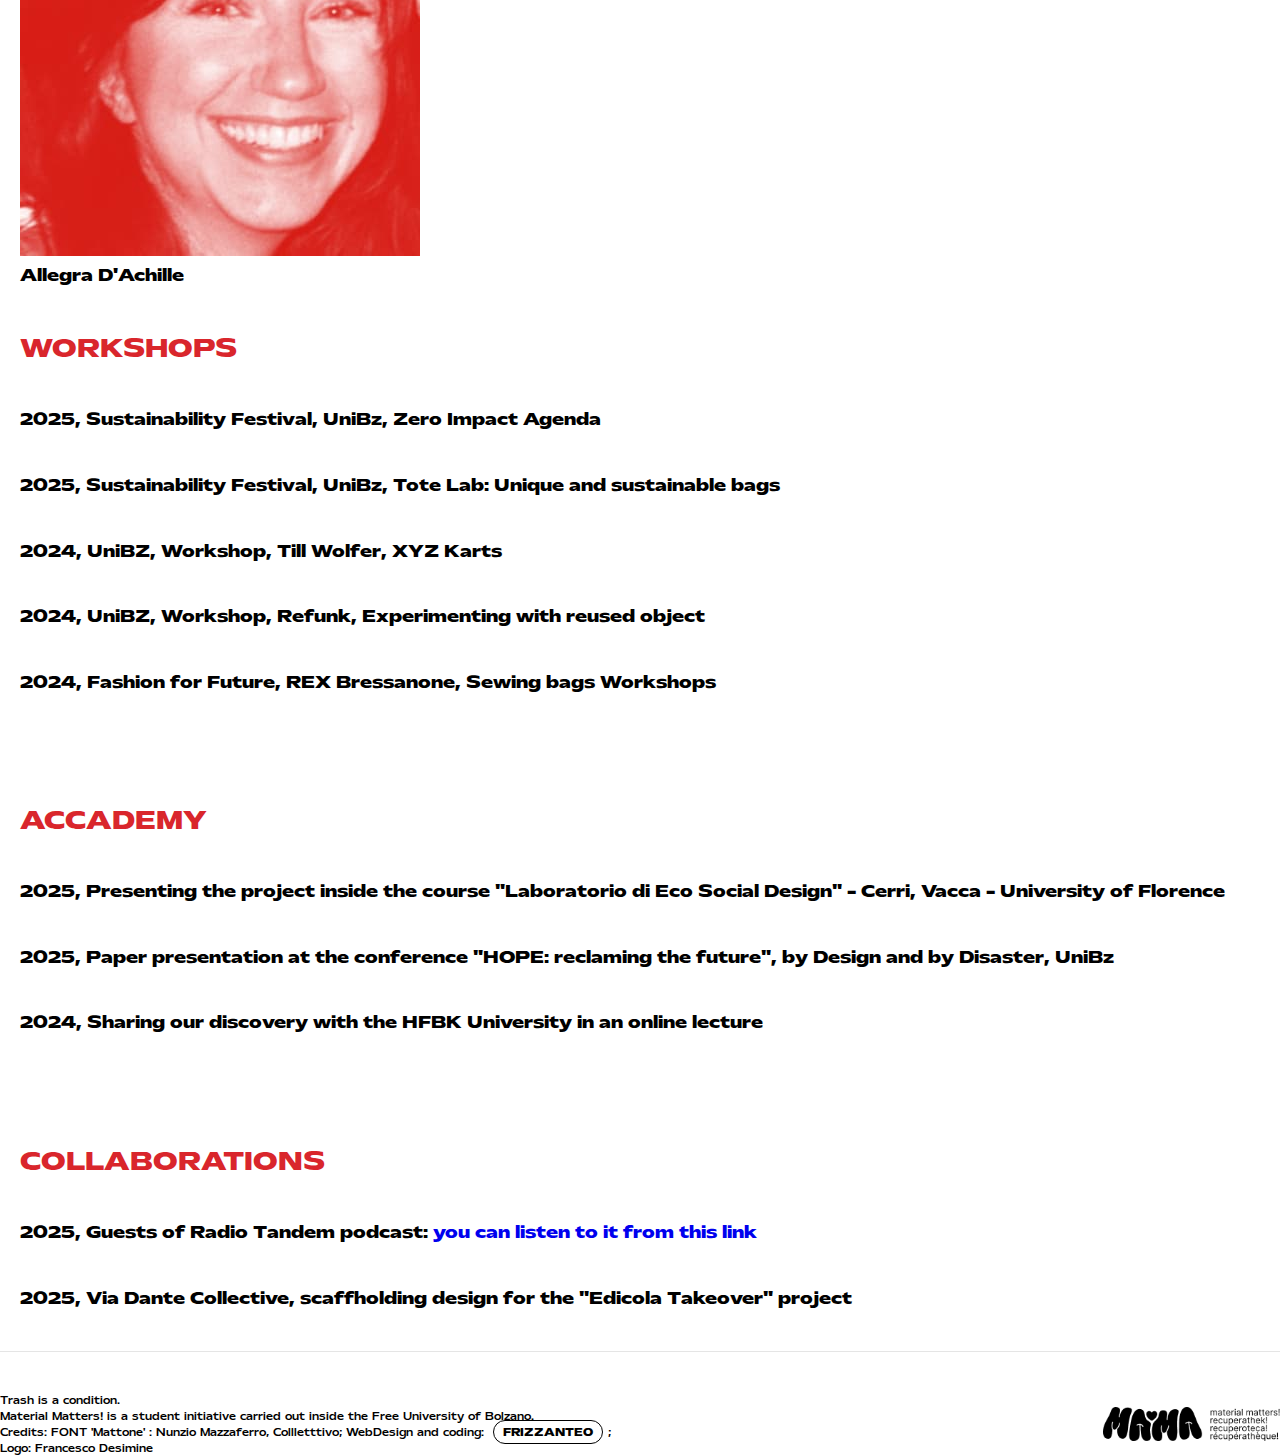
<file: us.html>
<!DOCTYPE html>
<html lang="en">
<head>
    <meta charset="UTF-8">
    <meta name="viewport" content="width=device-width, initial-scale=1.0">
    <title>Initiatives Matters</title>
    <link rel="stylesheet" href="style.css">
    <link rel="icon" type="image/x-icon" href="images/favicon.jpg">

    <a href="#top"> <div class="tothetop" class ="fix">⬆︎</div> </a> 

    </head>
<body>

    <div class="container">

        <header class="top-links">
            <a href="index.html"> <div class="link-button">❤️</div> </a>
            <div class="link-button">materialmattersbz@gmail.com</div>
            <a href="https://www.instagram.com/mama.unibz/" target="_blank"> <div class="link-button"> INSTAGRAM  </div> </a> 
            <a href="https://t.me/+mCTGSAnDCGkxMmU0" target="_blank"> <div class="link-button">  TELEGRAM</div> </a>
           <a href="https://www.linkedin.com/company/material-matters-bz/posts/?feedView=all/" target="_blank"> <div class="link-button">  LINKEDIN </div> </a>  
        </header>

        <nav class="page-navigation" aria-label="Page Sections"> <!-- navbar -->
       <div class="nav-line">
        
                <a href="us.html"> <span class="nav-text2">/ ABOUT-US</span> </a>
                <a href="resources.html"> <span class="nav-text2">/ RESOURCES</span>   </a>
                <a href="iniatives.html"> <span class="nav-text2">/ INITIATIVES</span> </a>
                <a href="how2mama.html">  <span class="nav-text-blue2">/ HOW-2-MAMA</span>    </a> 
                <a href="machines.html"> <span class="nav-text-blue2">/ MACHINES</span>     </a> 

            </div>
        </nav>    <!-- navbar -->



     <main class="page-content resources-page">

            <section class="page-header">
                <h1 class="page-title-main resources-title">ABOUT US</h1>
                <p class="page-description resources-description">
                    Material Matters is a project born in 2024 during the course "Design and Production" by the Prof. Aart Van Bezojien.  

                </p>
            </section>


     <aside class="tips-section">      <!-- pictures -->


    <h2 class="tips-section-title" style="display: flex;"> A big thanks to<div> <img src="images/cursor-hearth.svg" style="display: flex; margin-left: 8px;"></div></h2>

    <div class="tips-grid">
        <article>
            <div class="tip-content">
            <img src="images/us/aart.jpg" class="imgtiles"> 
            <p class="tip-text">Aart Van Bezojien</p>
            </div>
        </article>

        <article>
            <div class="tip-content">
            <img src="images/us/ema.jpg" class="imgtiles"> 
            <p class="tip-text">Emanuele Signorini</p>
            </div>
        </article>
        <article>
            <div class="tip-content">
            <img src="images/us/Max.jpg" class="imgtiles"> 
            <p class="tip-text">Maximilian Carl Stahl</p>
            </div>
        </article>

            <article>
            <div class="tip-content">
            <img src="images/us/barbara.jpg" class="imgtiles"> 
            <p class="tip-text">Barbara Janina Koniecka</p>
            </div>
        </article>

        <article>
            <div class="tip-content">
            <img src="images/us/fede.jpg" class="imgtiles"> 
            <p class="tip-text">Federica Kozma</p>
            </div>
        </article>

             <article>
            <div class="tip-content">
            <img src="images/us/matte.jpg" class="imgtiles"> 
            <p class="tip-text">Matteo Antonazzo</p>
            </div>
        </article>

         <article>
            <div class="tip-content">
            <img src="images/us/francesco.jpg" class="imgtiles"> 
            <p class="tip-text">Francesco Desimine</p>
            </div>
        </article>

         <article>
            <div class="tip-content">
            <img src="images/us/shirin.jpg" class="imgtiles"> 
            <p class="tip-text">Shirin Kiefer</p>
            </div>
        </article>

                 <article>
            <div class="tip-content">
            <img src="images/us/pietro.jpg" class="imgtiles"> 
            <p class="tip-text">Pietro Rista</p>
            </div>
        </article>


                 <article>
            <div class="tip-content">
            <img src="images/us/konnie.jpg" class="imgtiles"> 
            <p class="tip-text">Konrad Freyer</p>
            </div>
        </article>


                 <article>
            <div class="tip-content">
            <img src="images/us/karola.jpg" class="imgtiles"> 
            <p class="tip-text">Karola Ujlaki Orsolya </p>
            </div>
        </article>



                 <article>
            <div class="tip-content">
            <img src="images/us/masha.jpg" class="imgtiles"> 
            <p class="tip-text">Masha Zorina</p>
            </div>
        </article>


        <article>
            <div class="tip-content">
            <img src="images/us/anna.jpg" class="imgtiles"> 
            <p class="tip-text">Anna Gagliotti</p>
            </div> 
        </article>

        <article>
            <div class="tip-content">
            <img src="images/us/matteodalp.jpg" class="imgtiles"> 
            <p class="tip-text">Matteo Dal Pra</p>
            </div>
        </article>

        <article>
            <div class="tip-content">
            <img src="images/us/alice.jpg" class="imgtiles"> 
            <p class="tip-text">Alice Peruzzo</p>
            </div>
        </article>

                <article>
            <div class="tip-content">
            <img src="images/us/marghe.jpg" class="imgtiles"> 
            <p class="tip-text">Margherita Poli</p>
            </div>
        </article>

                       <article>
            <div class="tip-content">
            <img src="images/us/mari.jpg" class="imgtiles"> 
            <p class="tip-text">Marianna Franceschi</p>
            </div>
        </article>

        <article>
            <div class="tip-content">
            <img src="images/us/alle.jpg" class="imgtiles"> 
            <p class="tip-text">Allegra D'Achille</p>
            </div>
        </article>



        
   
</aside>

             
        <h2 class="section-title">WORKSHOPS</h2>
        <p>2025, Sustainability Festival, UniBz, Zero Impact Agenda  </p>
        <p>2025, Sustainability Festival, UniBz, Tote Lab: Unique and sustainable bags </p>
        <p>2024, UniBZ, Workshop, Till Wolfer, XYZ Karts </p>
        <p>2024, UniBZ, Workshop, Refunk, Experimenting with reused object </p>
        <p>2024, Fashion for Future, REX Bressanone, Sewing bags Workshops </p>

<br>

        <h2 class="section-title">ACCADEMY</h2>
        <p>2025, Presenting the project inside the course "Laboratorio di Eco Social Design" - Cerri, Vacca - University of Florence</p>
        <p>2025, Paper presentation at the conference "HOPE: reclaming the future", by Design and by Disaster, UniBz</p>
        <p>2024, Sharing our discovery with the HFBK University in an online lecture </p>


<br>

        <h2 class="section-title">COLLABORATIONS</h2>
        <p>2025, Guests of Radio Tandem podcast: <a href="https://www.radiotandem.it/radio-viadante-del-24-marzo-2025" target="_blank"> you can listen to it from this link</a> </p>
        <p>2025, Via Dante Collective, scaffholding design for the "Edicola Takeover" project </p>


            </div> </main>

        <footer class="footer">
            <div class="footer-text">
                Trash is a condition.<br/>
                Material Matters! is a student initiative carried out inside the Free University of Bolzano.  <br/>
                Credits: FONT 'Mattone' : Nunzio Mazzaferro, Collletttivo; 
                WebDesign and coding: <a href="https://www.frizzanteo.com" class="link-button-small" >FRIZZANTEO</a>; <br/>Logo: Francesco Desimine
            </div>
            <img class="footer-logo" src="images/mama-logo-bw.png" alt="Material Matters Logo" /> 
        </footer>
    

        </div> 
    </body>
</html>
</file>
<file: style.css>
/* Basic Reset */
* {
    box-sizing: border-box;
    margin: 0;
    padding: 0;
}

html {
    cursor: url('images/cursor-hearth.svg') 10 10, auto; 
    scroll-behavior: smooth;

}

a {
    text-decoration: none
    }

@font-face {
    font-family: 'Mattone-regular';
    src: url("./fonts/Mattone-Regular.woff2") format("woff2") ;
}

@font-face {
    font-family: 'Mattone-bold';
    src: url("./fonts/Mattone-Bold.woff2") format("woff2"); 
}

@font-face {
    font-family: 'Mattone-black';
    src: url("./fonts/Mattone-Black.woff2") format("woff2");
}


body {
    font-family: 'Mattone-bold', sans-serif; /* Define fallback font */
    line-height: 1.6;
    background-color: white;
    color: black;
    /* Prevent horizontal scrolling caused by potentially oversized elements */
    overflow-x: hidden;

}


/* Main container */
.container {
    width: 100%;
    /* Max width prevents it becoming too wide on large desktops */
    max-width: 1440px; /* Adjust as needed */
    margin: 0 auto; /* Center the container */
    padding: 40px 20px; /* Add some padding (top/bottom, left/right) */
    display: flex;
    flex-direction: column;
    gap: 48px; /* Space between main sections */
    min-height: 100vh; /* Ensure it takes at least full viewport height */
}

/* Top Links Section */
.top-links {
    display: flex;
    flex-wrap: wrap; /* Allow items to wrap onto the next line */
    gap: 16px; /* Space between buttons */
    justify-content: flex-start; /* Align items to the start */
    align-items: center;
    text-decoration: none;

}

.link-button {
    padding: 10px 20px;
    background: white;
    border-radius: 20px;
    outline: 1px solid black;
    outline-offset: -1px;
    font-family: 'Mattone-bold';
    font-size: 12px;
    font-weight: 700;
    text-decoration: none;
    color: black;
    white-space: nowrap; 
    transition: background-color 0.3s, color 0.3s; /* Smooth hover effect */
}

.link-button-blueprints {
    padding: 10px 20px;
    background: white;
    border-radius: 20px;
    outline: 1px solid black;
    outline-offset: -1px;
    font-family: 'Mattone-bold';
    font-size: 12px;
    font-weight: 700;
    text-decoration: none;
    color: black;
    white-space: nowrap; 
    transition: background-color 0.3s, color 0.3s; /* Smooth hover effect */
}

.link-button-small {
    padding: 5px 10px;
    background: white;
    border-radius: 20px;
    outline: 1px solid black;
    outline-offset: -1px;
    font-family: 'Mattone-bold';
    font-size: 10px;
    font-weight: 700;
    text-decoration: none;
    color: black;
    white-space: nowrap; 
    transition: background-color 0.3s, color 0.3s; /* Smooth hover effect */
    margin-left: 5px ;
    margin-right: 5px ;

}


.link-button:hover, .link-button-small:hover  {
    background-color: #D9262C;
    color: white;
    text-decoration: none; 
    cursor: none;

}

.link-button-blueprints:hover {
    background-color: #2751F6;
    color: white;
    text-decoration: none; 
    cursor: none;

}


/* Style for the disabled/different button */
.link-button-disabled {
    padding: 10px 20px;
    background: white;
    border-radius: 20px;
    outline: 1px solid rgba(0, 0, 0, 0.448);
    outline-offset: -1px;
    font-family: 'Mattone-bold';
    font-size: 12px;
    text-decoration: none;
    color: black;
    white-space: nowrap; 
    transition: background-color 0.3s, color 0.3s; /* Smooth hover effect */
}




/* Main Title / Navigation Section */
.page-navigation {
    display: flex;
    flex-direction: column;
    gap: 0; /* Reduced gap for tighter lines */
    align-items: flex-start; /* Keep alignment */
}

.nav-line {
    display: flex;
    align-items: center;
    gap: 15px;
     /* Allow text to wrap if needed, especially on small screens */
    flex-wrap: wrap;
}

.nav-text {
    color: black;
    font-size: 10vw; /* Responsive font size based on viewport width */
    font-family: 'Mattone-black', sans-serif;
    font-weight: 900;
    line-height: 1.1; /* Adjust line height */
     /* Prevent text selection if desired */
    /* user-select: none; */
    word-wrap: break-word; /* Ensure long words break */

}

.nav-text:hover {
    color:#D9262C;
    transition: background-color 0.3s, color 0.3s;
    cursor: none;


}

/* Set a maximum font size to prevent it getting too huge on large screens */
@media (min-width: 1050px) {
    .nav-text, .nav-separator {
        font-size: 105px; /* Max size */
    }
}
 /* Set a minimum font size */
 @media (max-width: 400px) {
    .nav-text, .nav-separator {
        font-size: 40px; /* Min size */
    }
}


/* Footer Section */
.footer {
    display: flex;
    flex-wrap: wrap; /* Allow items to wrap */
    justify-content: space-between; /* Space items out */
    align-items: center;
    gap: 20px; /* Space between text and logo when wrapped */
    margin-top: auto; /* Push footer towards the bottom if content is short */
    padding-top: 40px; /* Add some space above footer */
    border-top: 1px solid rgba(0,0,0,0.1); /* Optional separator line */
    font-family: 'Mattone-regular';

}

.footer-text {
    font-size: 10px;
    font-weight: 400;
    /* Allow text block to take available space, but not shrink logo */
    flex-basis: 60%; /* Give it a base width */
    flex-grow: 1;   /* Allow it to grow */
    min-width: 250px; /* Prevent it getting too narrow */
}

.footer-logo {
    /* Make image scale nicely */
    max-width: 177px; /* Set max width based on original */
    height: auto;    /* Maintain aspect ratio */
    display: block; /* Remove extra space below image */
    flex-shrink: 0; /* Prevent logo from shrinking */
}

/* --- Media Queries for Adjustments --- */

/* Example: Tablet */
@media (max-width: 768px) {
    .container {
        padding: 30px 15px;
        gap: 60px;

    }

    .top-links {
        justify-content: center; /* Center buttons on smaller screens */
    }

    .footer {
        flex-direction: column; /* Stack footer items vertically */
        align-items: left; /* Center items */
        text-align: left;
        gap: 30px;
    }

    .footer-text {
        flex-basis: auto; /* Reset basis */
    }
}

/* Example: Mobile */
@media (max-width: 480px) {
     .container {
        padding: 20px 10px;
        gap: 40px;
    }

    .top-links {
        gap: 10px; /* Reduce gap between buttons */
    }

    .link-button {
        padding: 8px 15px;
        font-size: 11px;
    }

    /* Adjust nav text gap for smaller screens */
     .nav-line {
         gap: 10px;
     }

    .footer {
         gap: 20px;
     }
     .footer-text {
        font-size: 9px;
     }
     .footer-logo {
        max-width: 140px; /* Slightly smaller logo */
     }
}

/* RESOURCES CSS */

.resources-page {
    display: flex;
    flex-direction: column;
    gap: 40px; /* Spacing between header, filters, content */
}

/* Page Header */
.page-header {
    text-align: center;
    display: flex;
    flex-direction: column;
    align-items: center;
    gap: 10px;
    margin-top: 40px; /* Add some space below top links */
    margin-bottom: 20px;
}

.page-title-main.resources-title {
    color: #D9262C;
    font-size: clamp(36px, 6vw, 60px); /* Responsive font size */
    font-weight: 900;
    line-height: 1.2;
}

.page-description.resources-description {
    font-size: 14px;
    font-family: 'Mattone-regular';
    max-width: 580px; /* Limit width of description */
    color: black;
}

/* Filter Buttons */
.filter-buttons {
    display: flex;
    flex-wrap: wrap; /* Allow wrapping */
    justify-content: center; /* Center buttons */
    gap: 12px; /* Space between buttons */
    margin-bottom: 40px;
}

/* Make sure buttons have pointer cursor */
.filter-buttons .link-button {
    cursor: none;
}

/* Resource Content Area */
.resource-content {
    display: flex;
    flex-direction: column;
    gap: 60px; /* Space between resource sections */
    margin-left: 64px;
    margin-right: 64px;

}

.resource-section {
    display: flex;
    flex-direction: column;
    gap: 30px; /* Space between section header and card grids */
}

.section-header {
    text-align: center;
    display: flex;
    flex-direction: column;
    align-items: center;
    gap: 8px;
    margin-bottom: 10px;
}

.section-title {
    color: #D9262C;
    font-size: clamp(18px, 4vw, 24px); /* Responsive font size */
    font-weight: 700;
}

.section-description {
    font-size: 12px;
    font-weight: 400;
    max-width: 610px; /* Limit width */
    color: black;
}

/* Card Grid Layout */
.card-grid {
    display: flex;
    flex-wrap: wrap;
    gap: 30px; /* Default gap between cards */
    justify-content: center; /* Center cards within the grid */
}

/* Resource Card Styling */
.resource-card {
    display: flex;
    flex-direction: column;
    gap: 16px; /* Space between info, image, details */
  background-color: #f9f9f9;   /* Optional light background for card */
    padding: 15px; /* Optional padding inside card */
    border-radius: 8px; /* Optional rounded corners */
    /* box-shadow: 0 2px 5px rgba(0,0,0,0.05); Optional subtle shadow */

    /* Default to one column, basis adjusted by helper classes/media queries */
    flex-basis: 100%; /* Start full width */
    min-width: 220px; /* Prevent cards becoming too narrow */
    max-width: 100%;
}

.card-info {
     display: flex;
     flex-direction: column;
     /* Order info block first visually */
     order: 1;
}

.card-image {
    display: block; /* Remove extra space below image */
    width: 100%; /* Make image fill card width */
    max-width: 100%;
    height: auto; /* Maintain aspect ratio */
    object-fit: cover; /* Cover the area nicely if aspect ratio differs */
    border-radius: 4px; /* Optional rounded corners for image */
    /* Order image block second visually */
    order: 2;
}

.card-details {
     display: flex;
     flex-direction: column;
     gap: 8px; /* Space within details block */
     /* Order details block third visually */
     order: 3;
}

.card-year {
    font-size: 12px;
    font-weight: 400;
    color: #555; /* Slightly muted color */
}

.card-title {
    font-size: clamp(18px, 3vw, 26px); /* Responsive */
    font-family: 'Mattone-black';
    line-height: 1.3;
    color: black;
}

.card-subtitle {
    font-size: clamp(14px, 2.5vw, 18px);
    font-family: 'Mattone-bold';
    color: black;
    line-height: 1.4;
}


.card-question {
    font-size: clamp(12px, 2.5vw, 18px);
    font-family: 'Mattone-bold';
    color: #D9262C;
    line-height: 1.4;
}

.card-author {
    font-size: clamp(14px, 2.5vw, 18px);
    font-family: 'Mattone-regular';
    color: rgba(0, 0, 0, 0.557);
    line-height: 1.4;
    margin-top: 8px;
}

.card-description, .card-link, .card-added-by {
    font-size: 14px;
    font-family: 'Mattone-regular';
    color: black;
    line-height: 1.5;
}

.card-link {
    /* Optional: Style links differently */
    color: #0056b3;
    text-decoration: underline;
}

.card-added-by {
    margin-top: auto; /* Push 'Added by' to bottom if card height varies */
    padding-top: 8px;
    color: #777; /* Muted color */
}


/* --- Grid Column Helpers & Responsive Adjustments --- */

/* Default: Cards stack (1 column) - already set by flex-basis: 100% */

/* Tablet: Adjust columns for grids */
@media (min-width: 600px) {
    /* Target grids meant for 2+ columns */
    .card-grid.two-columns .resource-card,
    .card-grid.three-columns .resource-card {
        flex-basis: calc(50% - 15px); /* 2 columns (adjust gap calc) */
        max-width: calc(50% - 15px);
    }
    /* Ensure one-column grids stay one column */
     .card-grid.one-column .resource-card {
        flex-basis: 100%;
        max-width: 80%; /* Optional: don't let single cards get too wide */
        margin-left: auto;
        margin-right: auto;
    }
     .card-grid {
        justify-content: space-around; /* Better spacing for fewer columns */
    }
}

/* Desktop: Adjust columns for three-column grids */
@media (min-width: 992px) {
    .card-grid.three-columns .resource-card {
        flex-basis: calc(33.333% - 20px); /* 3 columns (adjust gap calc) */
        max-width: calc(33.333% - 20px);
    }
    /* Two column grids stay at 2 columns */
     .card-grid.two-columns .resource-card {
        flex-basis: calc(50% - 15px); /* 2 columns */
        max-width: calc(50% - 15px);
    }
    .card-grid {
         gap: 30px; /* Restore original gap maybe */
         justify-content: center; /* Center again */
    }
    .card-grid.one-column .resource-card {
        max-width: 70%; /* Further constrain single cards */
    }
}

/*MACHINES CSS*/

/* --- Machines Detail Page Styles --- */

/* Page Hero (Blue Header) */
.page-hero.machines-hero {
    background-color: #2751F6;
    color: white; /* Default text color for hero content */
    padding-top: 20px; /* Space above top links */
    padding-bottom: 40px; /* Space below hero text */
}

.container2 {
    width: 100%;
    /* Max width prevents it becoming too wide on large desktops */
    max-width: 1440px; /* Adjust as needed */
    margin: 0 auto; /* Center the container */
    padding: 40px 160px; /* Add some padding (top/bottom, left/right) */
    display: flex;
    flex-direction: column;
    gap: 48px; /* Space between main sections */
    height: 30vh;
}


.hero-content-area {
     /* Reusing .container class here for padding and max-width */
     display: flex;
     flex-direction: column;
     gap: 40px; /* Space between top links and hero text */
}


.machines-hero .top-links {

    padding-top: 0; 
}

.machines-hero .top-links .link-button {
    background-color: transparent; 
    color: white; 
    outline: 1px solid white; 
}

.machines-hero .top-links .link-button:hover {
     background-color: rgba(255, 255, 255, 0.15);
     color: white;
}

.machines-hero .top-links .link-button.disabled {
    outline-color: rgba(255, 255, 255, 0.4); 
    opacity: 0.7;
}

.hero-text {
    padding-left: 0; 
}

.hero-title {
    font-size: clamp(36px, 6vw, 60px);
    font-family: 'Mattone-black';
    line-height: 1.2;
    margin-bottom: 8px; 
}

.hero-description {
    font-size: 12px;
    font-weight: 400;
    max-width: 577px; 
    line-height: 1.5;
}

.project-detail-section {
    padding-top: 40px;
    padding-bottom: 40px;
    display: flex;
    flex-direction: column;
    gap: 30px; 
}

.project-header {
    padding-bottom: 8px;
}

.project-title {
    font-size: clamp(22px, 4vw, 26px); /* Responsive */
    font-weight: 700;
    color: black;
    line-height: 1.3;
}

.project-subtitle {
    font-size: clamp(16px, 3vw, 18px);
    font-weight: 700; /* Was bold in original */
    color: black;
    line-height: 1.4;
    margin-top: 4px;
}


/* Project Content Grid (Image | Info | Files) */
.project-content-grid {
    display: flex;
    flex-wrap: wrap; /* Allow columns to wrap on smaller screens */
    gap: 32px; /* Gap between columns */
}

/* Styling for the columns */
.project-image-column,
.project-info-column,
.project-files-column {
    flex: 1 1 280px; /* Allow growing/shrinking, base width ~280px before wrapping */
    min-width: 250px; /* Prevent columns getting too narrow */
    display: flex;
    flex-direction: column;
    gap: 12px; /* Space between title and content within column */
}

.project-image-column img {
    display: block;
    width: 100%;
    height: auto; /* Maintain aspect ratio */
    max-width: 100%;
    border-radius: 4px; /* Optional */
    object-fit: cover; /* Optional: if fixed height is desired */
    /* max-height: 300px; */ /* Optional: If you want to limit height like original */
}

.column-title {
    font-size: 18px;
    font-weight: 700;
    color: black;
    margin-bottom: 4px; /* Small space below column title */
}

.project-info-text {
    font-size: 12px;
    font-weight: 400;
    color: black;
    line-height: 1.6;
}

.project-files-list {
    display: flex;
    flex-wrap: wrap; /* Allow file buttons to wrap */
    gap: 8px; /* Space between file buttons */
    align-content: flex-start; /* Align wrapped items to the top */
}

/* Ensure file links use the button style */
.project-files-list .link-button {
    /* Styles are inherited from base .link-button */
    /* Add specific overrides if needed */
    cursor: pointer; /* Make it clear they are clickable */
    text-decoration: none; /* Remove underline if it's an <a> */
}

/* --- Responsive Adjustments --- */

@media (max-width: 768px) {
    .hero-content-area {
        gap: 30px;
    }
     /* Center top links maybe? */
    .machines-hero .top-links {
         justify-content: center;
    }

    .project-content-grid {
        gap: 40px; /* Increase gap slightly when stacked */
    }

    .project-image-column,
    .project-info-column,
    .project-files-column {
        flex-basis: 100%; /* Stack columns */
        min-width: unset; /* Remove min-width when stacked */
    }
}

@media (max-width: 480px) {
     .page-hero.machines-hero {
        padding-top: 15px;
        padding-bottom: 30px;
    }
     .hero-content-area {
        gap: 20px;
    }
    .project-detail-section {
        padding-top: 30px;
        padding-bottom: 30px;
    }
     .project-content-grid {
        gap: 30px;
        
        
    }
}
</file>
